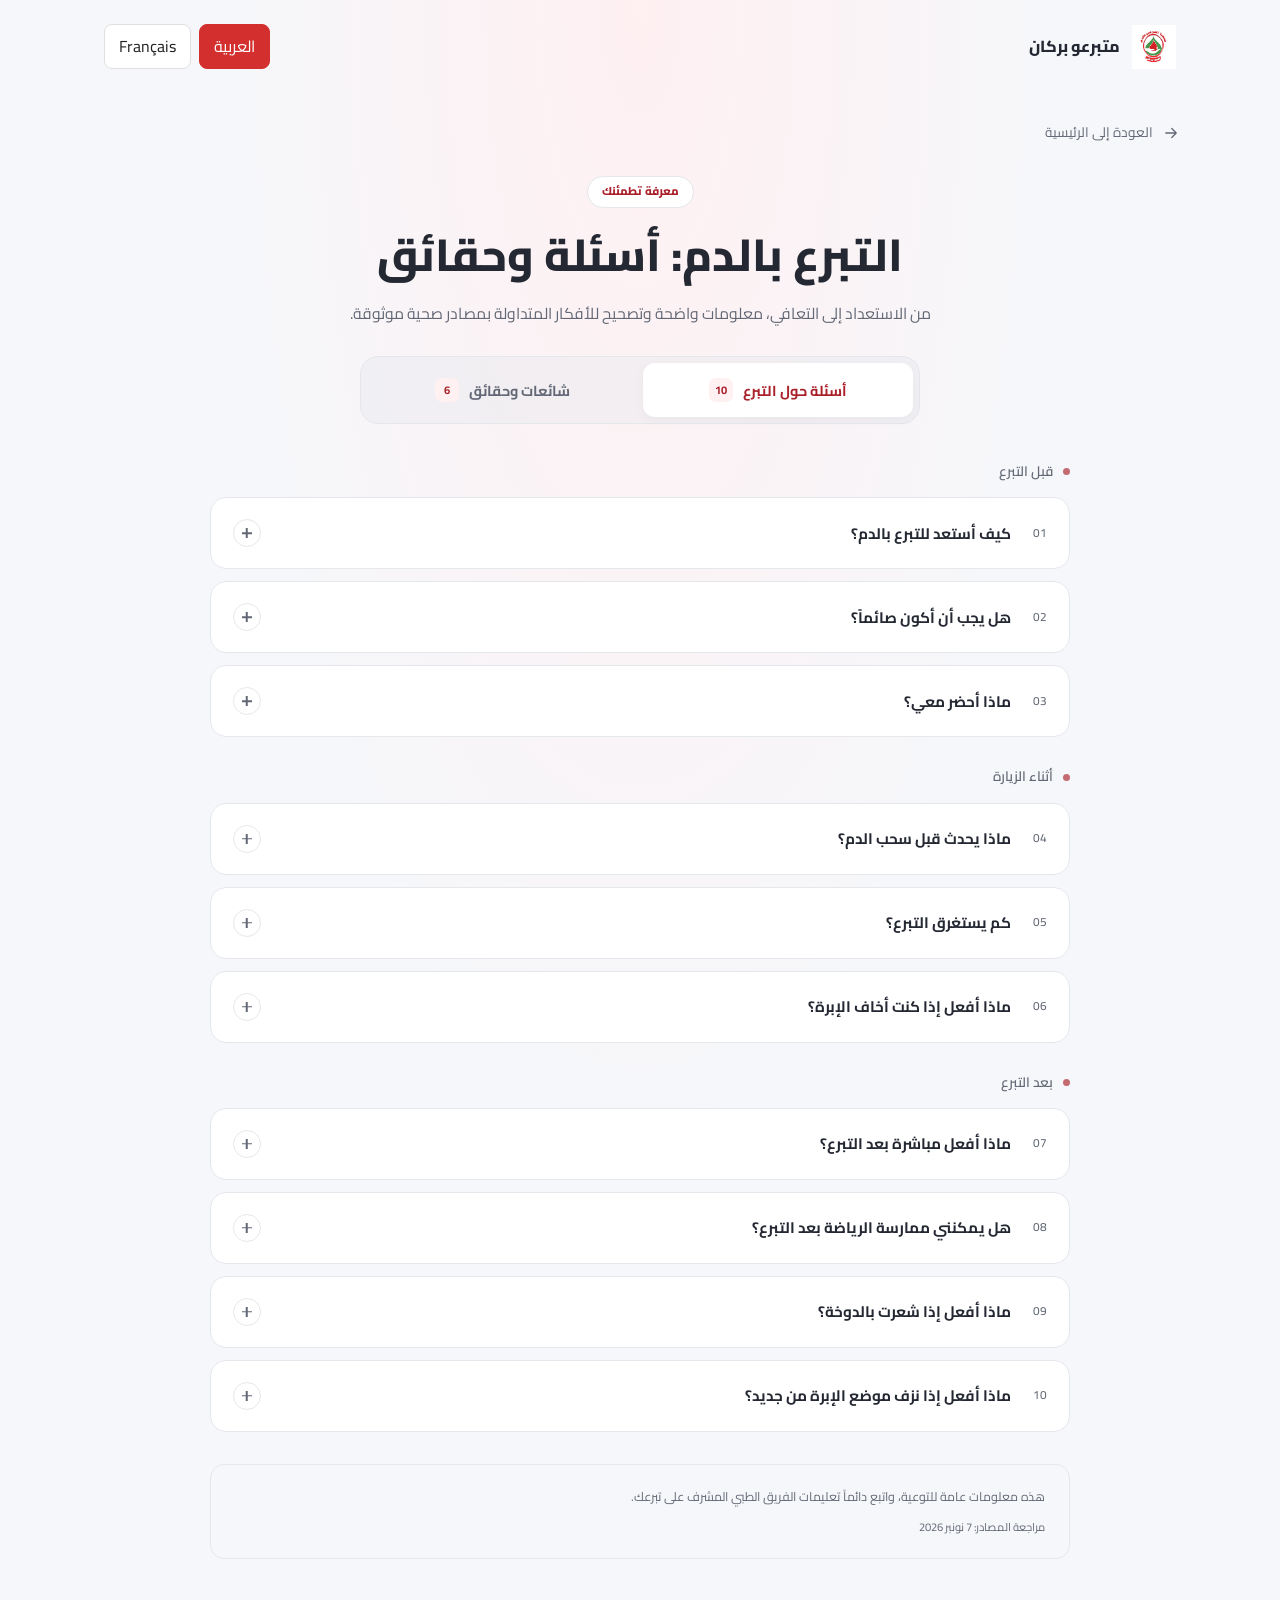
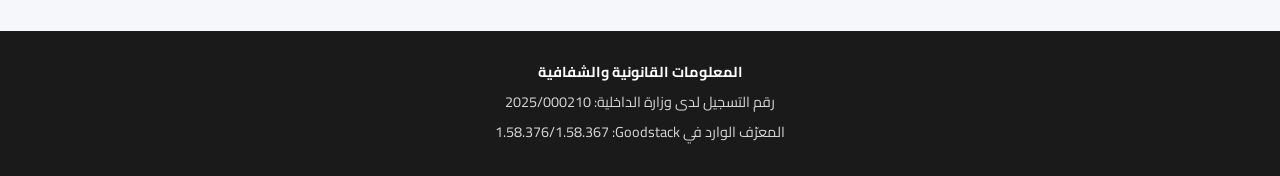
<file: blood-facts.html>
<!DOCTYPE html>
<html lang="ar" dir="rtl">
<head>
  <meta charset="UTF-8" />
  <meta name="viewport" content="width=device-width, initial-scale=1.0" />
  <meta name="description" content="الاستعداد للتبرع بالدم ومراحله والعناية بعده، مع توضيح الشائعات بمصادر صحية موثوقة." />
  <title>التبرع بالدم: أسئلة وحقائق | متبرعو بركان</title>
  <link rel="icon" type="image/png" href="assets/logo.png" />
  <link rel="preconnect" href="https://fonts.googleapis.com" />
  <link rel="preconnect" href="https://fonts.gstatic.com" crossorigin />
  <link href="https://fonts.googleapis.com/css2?family=Cairo:wght@400;600;700;800&family=Plus+Jakarta+Sans:wght@400;500;600;700;800&display=swap" rel="stylesheet" />
  <link rel="stylesheet" href="css/style.css" />
  <link rel="stylesheet" href="css/resources.css" />
  <link rel="stylesheet" href="css/faq.css" />
  <link rel="stylesheet" href="css/blood-facts.css" />
  <script src="js/i18n.js" defer></script>
  <script src="js/brand-logos.js" defer></script>
  <script src="js/resource-pages.js" defer></script>
  <script src="js/blood-facts.js" defer></script>
</head>
<body class="resource-page faq-page blood-facts-page">
  <header class="resource-page-header">
    <a class="resource-page-brand" href="index.html"><img src="assets/logo.png" alt="" width="44" height="44" /><span data-i18n="nav_logo_text">متبرعو بركان</span></a>
    <nav aria-label="Language / اللغة"><button type="button" data-lang="ar" lang="ar">العربية</button><button type="button" data-lang="fr" lang="fr">Français</button></nav>
  </header>
  <main class="faq-main">
    <a class="faq-back" href="donation.html#resources"><svg viewBox="0 0 24 24" width="18" height="18" fill="none" stroke="currentColor" stroke-width="1.7" stroke-linecap="round" stroke-linejoin="round" aria-hidden="true"><path d="M19 12H5m6-6-6 6 6 6" /></svg><span data-i18n="resources_back">العودة إلى الرئيسية</span></a>
    <div class="faq-intro facts-intro">
      <span class="faq-eyebrow" data-facts-text="eyebrow">معرفة تطمئنك</span>
      <h1 data-i18n="resources_facts_title">التبرع بالدم: أسئلة وحقائق</h1>
      <p data-facts-text="intro">من الاستعداد إلى التعافي، معلومات واضحة وتصحيح للأفكار المتداولة بمصادر صحية موثوقة.</p>
    </div>
    <div class="facts-tabs" role="tablist" aria-label="معلومات التبرع بالدم">
      <span class="facts-tab-indicator" aria-hidden="true"></span>
      <button type="button" id="facts-tab-questions" role="tab" aria-selected="true" aria-controls="facts-panel-questions" tabindex="0"><span data-facts-text="questionsTab">أسئلة حول التبرع</span><span class="facts-tab-count" aria-hidden="true">10</span></button>
      <button type="button" id="facts-tab-myths" role="tab" aria-selected="false" aria-controls="facts-panel-myths" tabindex="-1"><span data-facts-text="mythsTab">شائعات وحقائق</span><span class="facts-tab-count" aria-hidden="true">6</span></button>
    </div>
    <section class="facts-panel" id="facts-panel-questions" role="tabpanel" aria-labelledby="facts-tab-questions" tabindex="0">
      <div id="donation-questions"></div>
    </section>
    <section class="facts-panel" id="facts-panel-myths" role="tabpanel" aria-labelledby="facts-tab-myths" tabindex="0" hidden>
      <div id="donation-myths" class="facts-myth-grid"></div>
    </section>
    <div class="facts-guidance"><p data-facts-text="guidance">هذه معلومات عامة للتوعية، واتبع دائماً تعليمات الفريق الطبي المشرف على تبرعك.</p><p><span data-facts-text="reviewLabel">مراجعة المصادر:</span> <time datetime="2026-11-07" id="facts-review-date">7 نونبر 2026</time></p></div>
    <noscript><p class="faq-noscript">يرجى تفعيل JavaScript لعرض المحتوى. / Activez JavaScript pour consulter le contenu.</p></noscript>
  </main>
  <footer class="legal-resource-footer">
    <div class="legal-ar" lang="ar"><a href="legal.html">المعلومات القانونية والشفافية</a><p>رقم التسجيل لدى وزارة الداخلية: <bdi dir="ltr">2025/000210</bdi></p><p>المعرّف الوارد في Goodstack: <bdi dir="ltr">1.58.376/1.58.367</bdi></p></div>
    <div class="legal-fr" lang="fr"><a href="legal.html">Informations légales et transparence</a><p>Numéro d’enregistrement auprès du ministère de l’Intérieur : <bdi dir="ltr">2025/000210</bdi></p><p>Identifiant indiqué par Goodstack : <bdi dir="ltr">1.58.376/1.58.367</bdi></p></div>
  </footer>
</body>
</html>
</file>
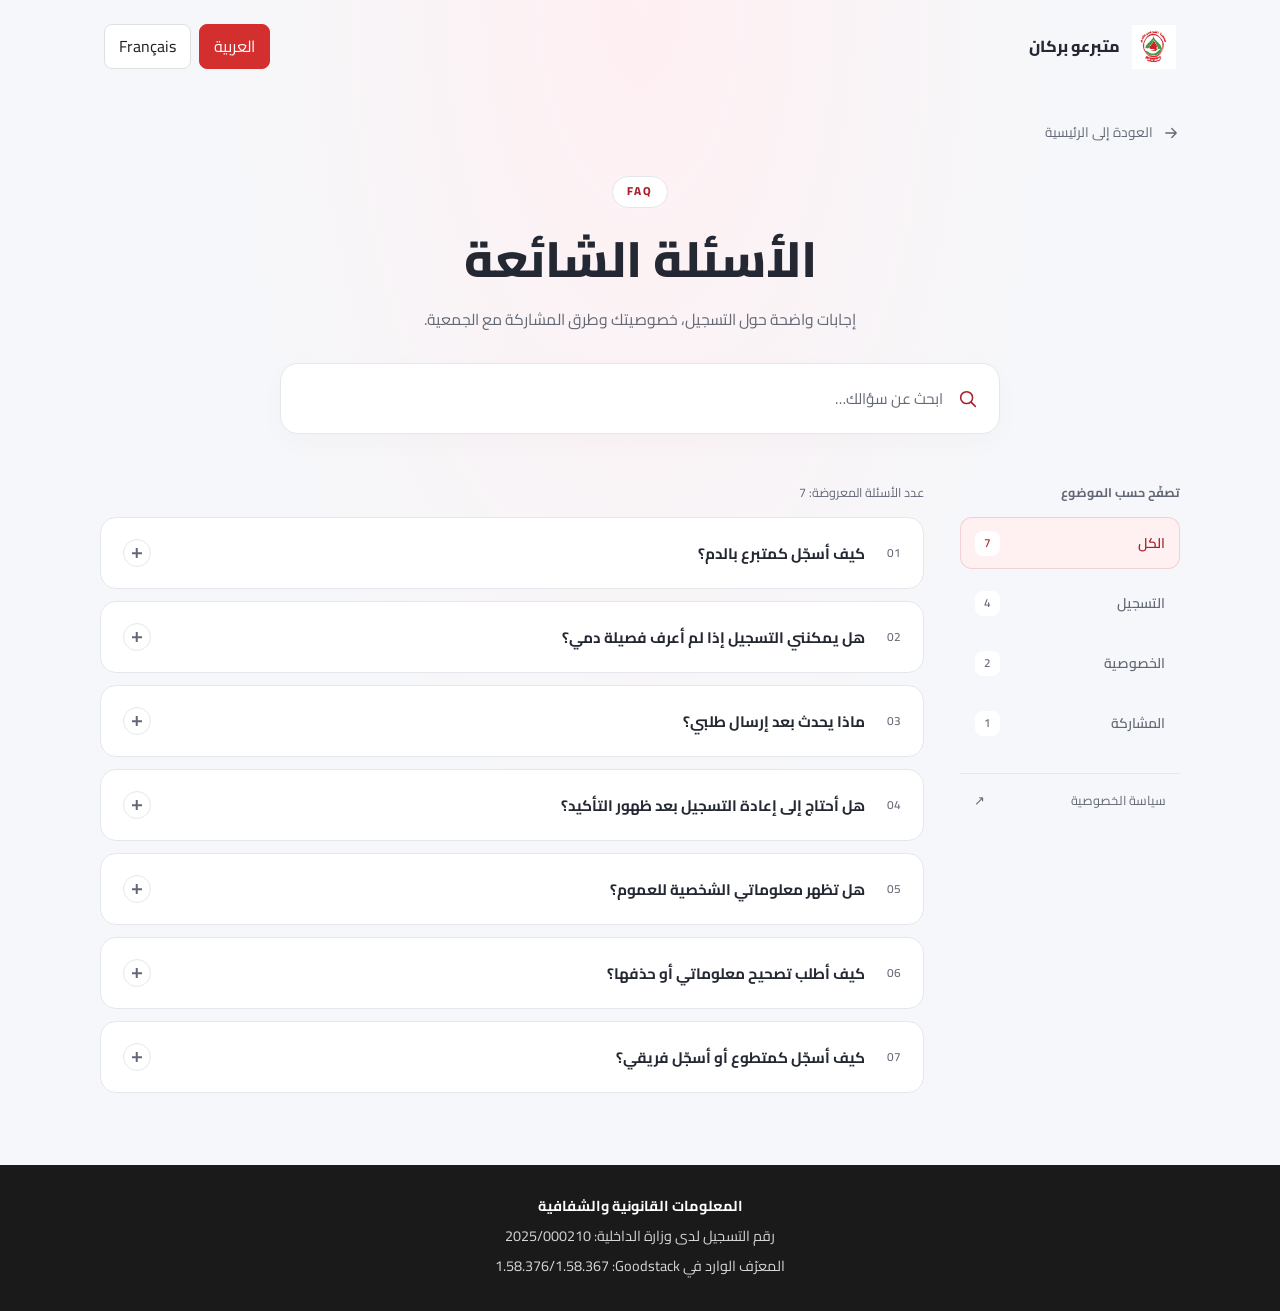
<file: faq.html>
<!DOCTYPE html>
<html lang="ar" dir="rtl">
<head>
  <meta charset="UTF-8" />
  <meta name="viewport" content="width=device-width, initial-scale=1.0" />
  <meta name="description" content="أجوبة حول التسجيل والخصوصية والمشاركة في موقع جمعية المتبرعين بالدم بإقليم بركان." />
  <title>الأسئلة الشائعة | متبرعو بركان</title>
  <link rel="icon" type="image/png" href="assets/logo.png" />
  <link rel="preconnect" href="https://fonts.googleapis.com" />
  <link rel="preconnect" href="https://fonts.gstatic.com" crossorigin />
  <link href="https://fonts.googleapis.com/css2?family=Cairo:wght@400;600;700;800&family=Plus+Jakarta+Sans:wght@400;500;600;700;800&display=swap" rel="stylesheet" />
  <link rel="stylesheet" href="css/style.css" />
  <link rel="stylesheet" href="css/resources.css" />
  <link rel="stylesheet" href="css/faq.css" />
  <script src="js/i18n.js" defer></script>
  <script src="js/brand-logos.js" defer></script>
  <script src="js/resource-pages.js" defer></script>
  <script src="js/faq.js" defer></script>
</head>
<body class="resource-page faq-page">
  <header class="resource-page-header">
    <a class="resource-page-brand" href="index.html"><img src="assets/logo.png" alt="" width="44" height="44" /><span data-i18n="nav_logo_text">متبرعو بركان</span></a>
    <nav aria-label="Language / اللغة"><button type="button" data-lang="ar" lang="ar">العربية</button><button type="button" data-lang="fr" lang="fr">Français</button></nav>
  </header>
  <main class="faq-main">
    <a class="faq-back" href="donation.html#resources"><svg viewBox="0 0 24 24" width="18" height="18" fill="none" stroke="currentColor" stroke-width="1.7" stroke-linecap="round" stroke-linejoin="round" aria-hidden="true"><path d="M19 12H5m6-6-6 6 6 6" /></svg><span data-i18n="resources_back">العودة إلى الرئيسية</span></a>
    <div class="faq-intro">
      <span class="faq-eyebrow">FAQ</span>
      <h1 data-i18n="resources_faq_title">الأسئلة الشائعة</h1>
      <p data-faq-text="intro">إجابات واضحة حول التسجيل، خصوصيتك وطرق المشاركة مع الجمعية.</p>
      <div class="faq-search-wrap" role="search">
        <label class="faq-sr-only" for="faq-search" data-faq-text="searchLabel">البحث في الأسئلة والأجوبة</label>
        <svg viewBox="0 0 24 24" width="22" height="22" fill="none" stroke="currentColor" stroke-width="1.7" stroke-linecap="round" aria-hidden="true"><circle cx="10.5" cy="10.5" r="6.5" /><path d="m16 16 4 4" /></svg>
        <input id="faq-search" type="search" maxlength="120" autocomplete="off" placeholder="ابحث عن سؤالك…" aria-controls="faq-list" />
      </div>
    </div>
    <div class="faq-layout">
      <aside class="faq-sidebar">
        <p class="faq-category-label" data-faq-text="browse">تصفّح حسب الموضوع</p>
        <nav class="faq-categories" id="faq-categories" aria-label="مواضيع الأسئلة الشائعة"></nav>
        <a class="faq-privacy-link" href="privacy.html"><span data-i18n="privacy_link">سياسة الخصوصية</span><span aria-hidden="true">↗</span></a>
      </aside>
      <div class="faq-results">
        <p id="faq-result-count" class="faq-result-count" role="status" aria-live="polite" aria-atomic="true"></p>
        <div id="faq-list" class="faq-list"></div>
        <div id="faq-empty" class="faq-empty" hidden>
          <h2 data-faq-text="emptyTitle">لم نعثر على سؤال مطابق</h2>
          <p data-faq-text="emptyDescription">جرّب كلمات أخرى أو اعرض جميع الأسئلة.</p>
          <button type="button" id="faq-reset" data-faq-text="reset">عرض جميع الأسئلة</button>
        </div>
      </div>
    </div>
    <noscript><p class="faq-noscript">يرجى تفعيل JavaScript لعرض الأسئلة والبحث فيها. / Activez JavaScript pour consulter les questions.</p></noscript>
  </main>
  <footer class="legal-resource-footer">
    <div class="legal-ar" lang="ar"><a href="legal.html">المعلومات القانونية والشفافية</a><p>رقم التسجيل لدى وزارة الداخلية: <bdi dir="ltr">2025/000210</bdi></p><p>المعرّف الوارد في Goodstack: <bdi dir="ltr">1.58.376/1.58.367</bdi></p></div>
    <div class="legal-fr" lang="fr"><a href="legal.html">Informations légales et transparence</a><p>Numéro d’enregistrement auprès du ministère de l’Intérieur : <bdi dir="ltr">2025/000210</bdi></p><p>Identifiant indiqué par Goodstack : <bdi dir="ltr">1.58.376/1.58.367</bdi></p></div>
  </footer>
</body>
</html>
</file>
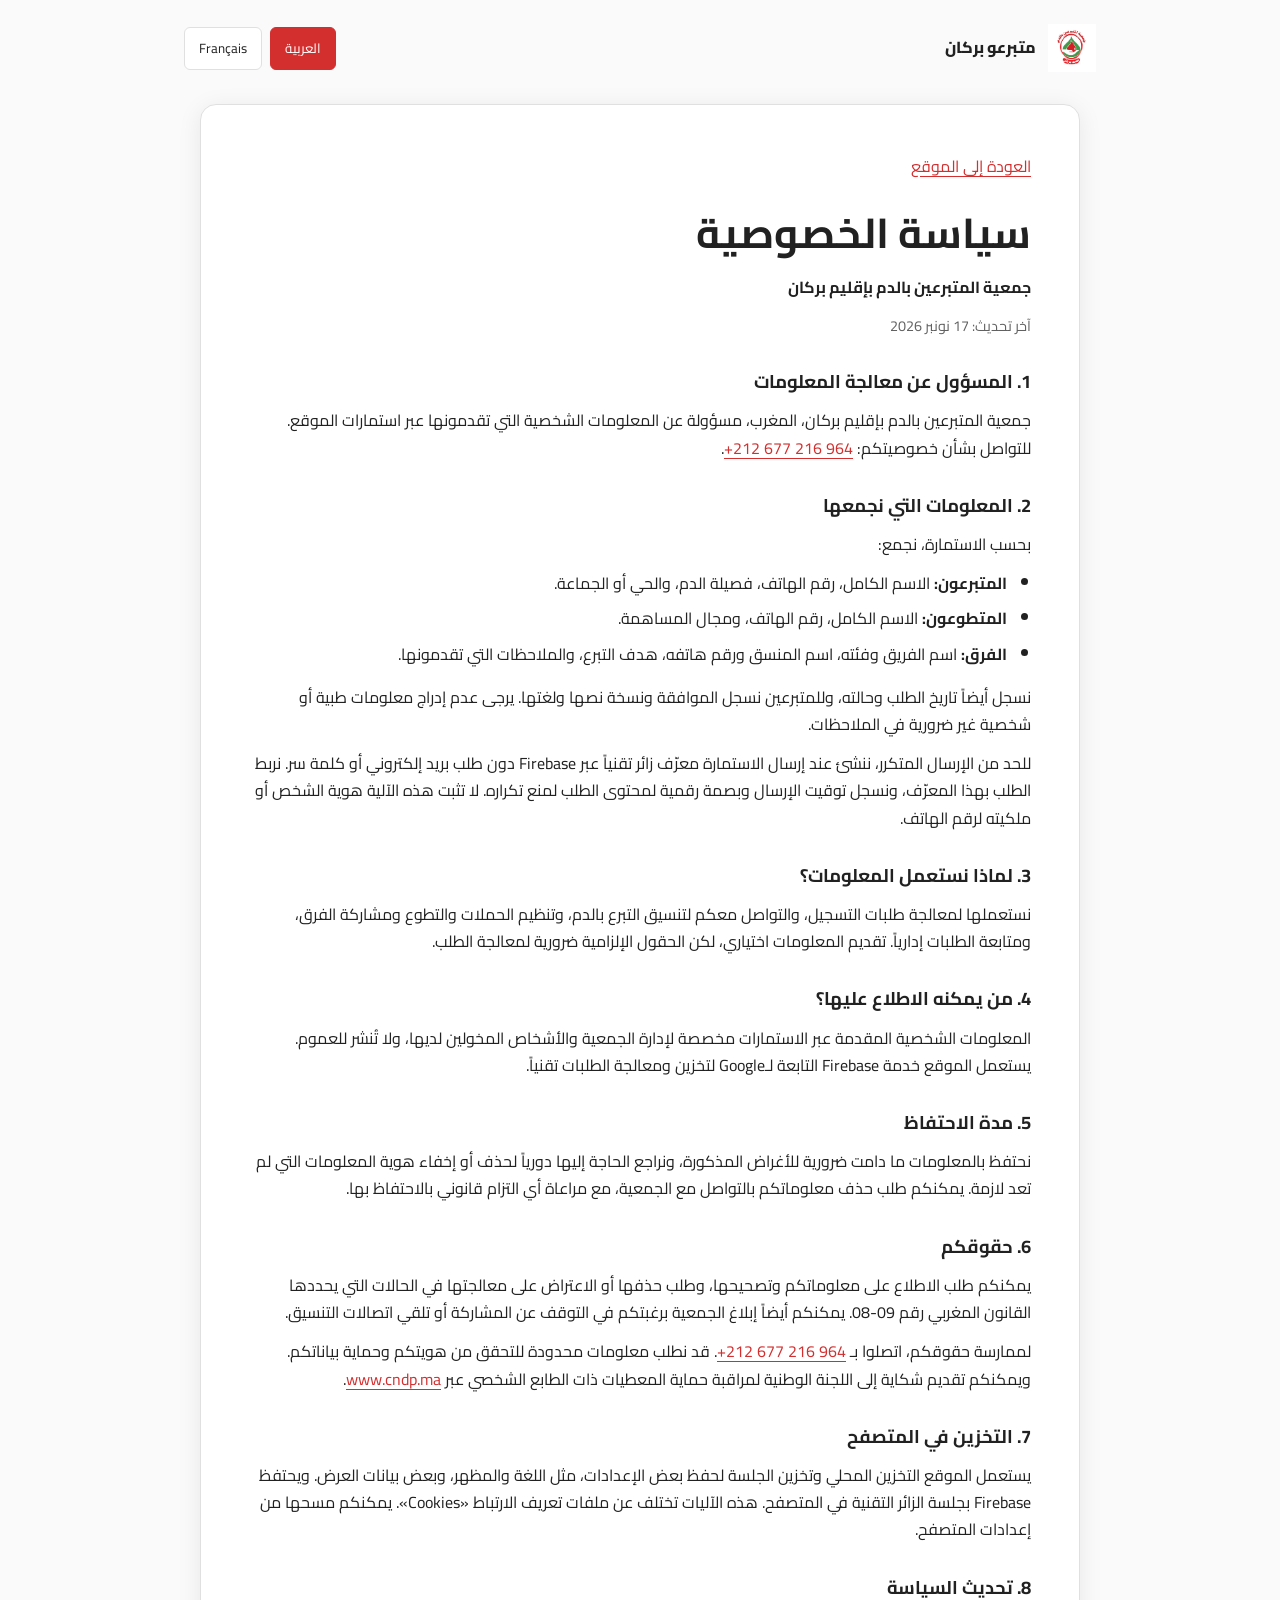
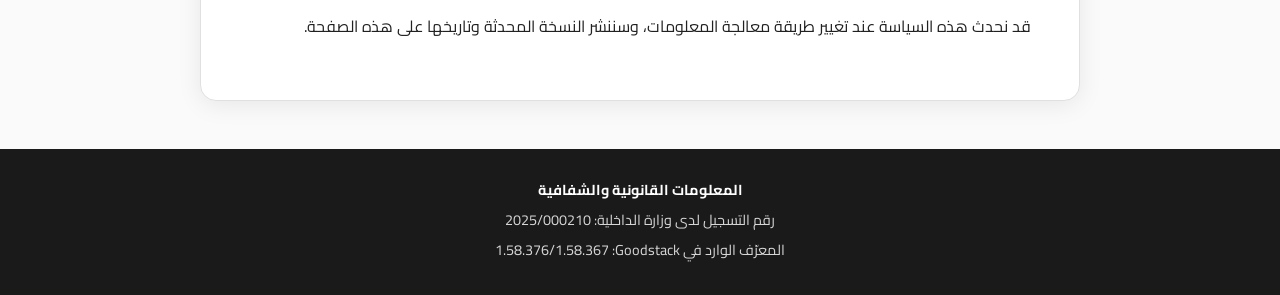
<file: privacy.html>
<!DOCTYPE html>
<html lang="ar" dir="rtl">
<head>
  <meta charset="UTF-8" />
  <meta name="viewport" content="width=device-width, initial-scale=1.0" />
  <meta name="description" content="سياسة الخصوصية لجمعية المتبرعين بالدم بإقليم بركان — Politique de confidentialité" />
  <title>سياسة الخصوصية | متبرعو بركان</title>
  <link rel="icon" type="image/png" href="assets/logo.png" />
  <link rel="preconnect" href="https://fonts.googleapis.com" />
  <link rel="preconnect" href="https://fonts.gstatic.com" crossorigin />
  <link href="https://fonts.googleapis.com/css2?family=Cairo:wght@400;600;700;800&family=Plus+Jakarta+Sans:wght@400;500;600;700&display=swap" rel="stylesheet" />
  <link rel="stylesheet" href="css/style.css" />
  <link rel="stylesheet" href="css/privacy.css" />
  <script src="js/i18n.js" defer></script>
  <script src="js/brand-logos.js" defer></script>
  <script src="js/privacy.js" defer></script>
</head>
<body class="privacy-page">
  <header class="privacy-header">
    <a class="privacy-brand" href="index.html"><img src="assets/logo.png" alt="" width="48" height="48" /><span data-i18n="nav_logo_text">متبرعو بركان</span></a>
    <nav aria-label="Language / اللغة"><button type="button" data-lang="ar" lang="ar">العربية</button><button type="button" data-lang="fr" lang="fr">Français</button></nav>
  </header>
  <main class="privacy-content">
    <a class="privacy-back" href="index.html" data-i18n="privacy_back">العودة إلى الموقع</a>
    <article lang="ar" dir="rtl" class="privacy-copy privacy-ar">
      <h1>سياسة الخصوصية</h1>
      <p class="privacy-association">جمعية المتبرعين بالدم بإقليم بركان</p>
      <p class="privacy-date">آخر تحديث: <time datetime="2026-11-17">17 نونبر 2026</time></p>
      <h2>1. المسؤول عن معالجة المعلومات</h2>
      <p>جمعية المتبرعين بالدم بإقليم بركان، المغرب، مسؤولة عن المعلومات الشخصية التي تقدمونها عبر استمارات الموقع. للتواصل بشأن خصوصيتكم: <a href="tel:+212677216964" dir="ltr">+212 677 216 964</a>.</p>
      <h2>2. المعلومات التي نجمعها</h2>
      <p>بحسب الاستمارة، نجمع:</p>
      <ul><li><strong>المتبرعون:</strong> الاسم الكامل، رقم الهاتف، فصيلة الدم، والحي أو الجماعة.</li><li><strong>المتطوعون:</strong> الاسم الكامل، رقم الهاتف، ومجال المساهمة.</li><li><strong>الفرق:</strong> اسم الفريق وفئته، اسم المنسق ورقم هاتفه، هدف التبرع، والملاحظات التي تقدمونها.</li></ul>
      <p>نسجل أيضاً تاريخ الطلب وحالته، وللمتبرعين نسجل الموافقة ونسخة نصها ولغتها. يرجى عدم إدراج معلومات طبية أو شخصية غير ضرورية في الملاحظات.</p>
      <p>للحد من الإرسال المتكرر، ننشئ عند إرسال الاستمارة معرّف زائر تقنياً عبر Firebase دون طلب بريد إلكتروني أو كلمة سر. نربط الطلب بهذا المعرّف، ونسجل توقيت الإرسال وبصمة رقمية لمحتوى الطلب لمنع تكراره. لا تثبت هذه الآلية هوية الشخص أو ملكيته لرقم الهاتف.</p>
      <h2>3. لماذا نستعمل المعلومات؟</h2>
      <p>نستعملها لمعالجة طلبات التسجيل، والتواصل معكم لتنسيق التبرع بالدم، وتنظيم الحملات والتطوع ومشاركة الفرق، ومتابعة الطلبات إدارياً. تقديم المعلومات اختياري، لكن الحقول الإلزامية ضرورية لمعالجة الطلب.</p>
      <h2>4. من يمكنه الاطلاع عليها؟</h2>
      <p>المعلومات الشخصية المقدمة عبر الاستمارات مخصصة لإدارة الجمعية والأشخاص المخولين لديها، ولا تُنشر للعموم. يستعمل الموقع خدمة Firebase التابعة لـGoogle لتخزين ومعالجة الطلبات تقنياً.</p>
      <h2>5. مدة الاحتفاظ</h2>
      <p>نحتفظ بالمعلومات ما دامت ضرورية للأغراض المذكورة، ونراجع الحاجة إليها دورياً لحذف أو إخفاء هوية المعلومات التي لم تعد لازمة. يمكنكم طلب حذف معلوماتكم بالتواصل مع الجمعية، مع مراعاة أي التزام قانوني بالاحتفاظ بها.</p>
      <h2>6. حقوقكم</h2>
      <p>يمكنكم طلب الاطلاع على معلوماتكم وتصحيحها، وطلب حذفها أو الاعتراض على معالجتها في الحالات التي يحددها القانون المغربي رقم 09-08. يمكنكم أيضاً إبلاغ الجمعية برغبتكم في التوقف عن المشاركة أو تلقي اتصالات التنسيق.</p>
      <p>لممارسة حقوقكم، اتصلوا بـ <a href="tel:+212677216964" dir="ltr">+212 677 216 964</a>. قد نطلب معلومات محدودة للتحقق من هويتكم وحماية بياناتكم. ويمكنكم تقديم شكاية إلى اللجنة الوطنية لمراقبة حماية المعطيات ذات الطابع الشخصي عبر <a href="https://www.cndp.ma/">www.cndp.ma</a>.</p>
      <h2>7. التخزين في المتصفح</h2>
      <p>يستعمل الموقع التخزين المحلي وتخزين الجلسة لحفظ بعض الإعدادات، مثل اللغة والمظهر، وبعض بيانات العرض. ويحتفظ Firebase بجلسة الزائر التقنية في المتصفح. هذه الآليات تختلف عن ملفات تعريف الارتباط «Cookies». يمكنكم مسحها من إعدادات المتصفح.</p>
      <h2>8. تحديث السياسة</h2>
      <p>قد نحدث هذه السياسة عند تغيير طريقة معالجة المعلومات، وسننشر النسخة المحدثة وتاريخها على هذه الصفحة.</p>
    </article>
    <article lang="fr" dir="ltr" class="privacy-copy privacy-fr">
      <h1>Politique de confidentialité</h1>
      <p class="privacy-association">Association des donneurs de sang de la province de Berkane</p>
      <p class="privacy-date">Dernière mise à jour : <time datetime="2026-11-17">17 novembre 2026</time></p>
      <h2>1. Responsable du traitement</h2>
      <p>L’Association des donneurs de sang de la province de Berkane, au Maroc, est responsable des données personnelles fournies dans les formulaires du site. Pour toute question concernant votre vie privée : <a href="tel:+212677216964">+212 677 216 964</a>.</p>
      <h2>2. Données collectées</h2>
      <p>Selon le formulaire, nous recueillons :</p>
      <ul><li><strong>Donneurs :</strong> nom complet, numéro de téléphone, groupe sanguin et quartier ou commune.</li><li><strong>Bénévoles :</strong> nom complet, numéro de téléphone et domaine de participation.</li><li><strong>Équipes :</strong> nom et catégorie de l’équipe, nom et téléphone du coordinateur, objectif de don et remarques fournies.</li></ul>
      <p>Nous enregistrons également la date et le statut de la demande ainsi que, pour les donneurs, le consentement, la version du texte et sa langue. Veuillez éviter d’inclure des informations médicales ou personnelles inutiles dans les remarques.</p>
      <p>Pour limiter les envois répétés, un identifiant technique de visiteur est créé via Firebase lors de l’envoi du formulaire, sans adresse e-mail ni mot de passe. La demande est liée à cet identifiant ; l’heure d’envoi et une empreinte numérique du contenu sont enregistrées pour détecter les doublons. Ce mécanisme ne vérifie ni l’identité de la personne ni la propriété du numéro de téléphone.</p>
      <h2>3. Finalités</h2>
      <p>Ces données servent à traiter les inscriptions, vous contacter pour coordonner les dons de sang, organiser les campagnes, le bénévolat et la participation des équipes, et assurer le suivi administratif des demandes. Leur communication est facultative, mais les champs obligatoires sont nécessaires au traitement de la demande.</p>
      <h2>4. Accès aux données</h2>
      <p>Les données personnelles transmises par les formulaires sont destinées à l’administration de l’association et aux personnes qu’elle habilite. Elles ne sont pas publiées. Le site utilise Firebase, un service de Google, pour le stockage et le traitement technique des demandes.</p>
      <h2>5. Durée de conservation</h2>
      <p>Nous conservons les données aussi longtemps qu’elles sont nécessaires aux finalités indiquées. Leur utilité est réexaminée périodiquement afin de supprimer ou d’anonymiser celles devenues inutiles. Vous pouvez demander leur suppression auprès de l’association, sous réserve d’une éventuelle obligation légale de conservation.</p>
      <h2>6. Vos droits</h2>
      <p>Vous pouvez demander l’accès à vos données et leur rectification, ainsi que leur suppression ou vous opposer à leur traitement dans les conditions prévues par la loi marocaine n° 09-08. Vous pouvez également informer l’association de votre souhait de ne plus participer ou de ne plus recevoir d’appels de coordination.</p>
      <p>Pour exercer vos droits, contactez le <a href="tel:+212677216964">+212 677 216 964</a>. Des informations limitées pourront être demandées pour vérifier votre identité et protéger vos données. Vous pouvez également adresser une réclamation à la Commission nationale de contrôle de la protection des données à caractère personnel sur <a href="https://www.cndp.ma/">www.cndp.ma</a>.</p>
      <h2>7. Stockage dans le navigateur</h2>
      <p>Le site utilise le stockage local et le stockage de session pour mémoriser certains réglages, comme la langue et le thème, ainsi que certaines données d’affichage. Firebase conserve aussi la session technique du visiteur dans le navigateur. Ces mécanismes sont distincts des cookies. Vous pouvez les effacer dans les paramètres de votre navigateur.</p>
      <h2>8. Mise à jour</h2>
      <p>Cette politique pourra évoluer si nos traitements changent. La version actualisée et sa date seront publiées sur cette page.</p>
    </article>
  </main>
  <footer class="legal-resource-footer">
    <div class="legal-ar" lang="ar"><a href="legal.html">المعلومات القانونية والشفافية</a><p>رقم التسجيل لدى وزارة الداخلية: <bdi dir="ltr">2025/000210</bdi></p><p>المعرّف الوارد في Goodstack: <bdi dir="ltr">1.58.376/1.58.367</bdi></p></div>
    <div class="legal-fr" lang="fr"><a href="legal.html">Informations légales et transparence</a><p>Numéro d’enregistrement auprès du ministère de l’Intérieur : <bdi dir="ltr">2025/000210</bdi></p><p>Identifiant indiqué par Goodstack : <bdi dir="ltr">1.58.376/1.58.367</bdi></p></div>
  </footer>
</body>
</html>
</file>
<file: css/style.css>
/* ============================
       CSS CUSTOM PROPERTIES
    ============================ */
    :root {
      --primary: #D32F2F;
      --primary-dark: #B71C1C;
      --primary-light: #FFCDD2;
      --secondary: #1565C0;
      --accent: #FF6F00;
      --bg: #FAFAFA;
      --bg-card: #FFFFFF;
      --bg-glass: rgba(255,255,255,0.72);
      --text: #212121;
      --text-secondary: #616161;
      --text-light: #9E9E9E;
      --border: #E0E0E0;
      --shadow: 0 4px 24px rgba(0,0,0,0.08);
      --shadow-lg: 0 12px 48px rgba(0,0,0,0.12);
      --radius: 16px;
      --radius-sm: 10px;
      --radius-xs: 6px;
      --font-ar: 'Cairo', sans-serif;
      --font-fr: 'Plus Jakarta Sans', sans-serif;
      --font: var(--font-ar);
      --transition: 0.3s cubic-bezier(0.4, 0, 0.2, 1);
      --navbar-h: 72px;
      --emergency-h: 48px;
      --gradient-hero: linear-gradient(135deg, #D32F2F 0%, #B71C1C 50%, #880E4F 100%);
      --gradient-warm: linear-gradient(135deg, #ff6b6b, #ee5a24);
      --spotlight-size: 300px;
    }

    [data-theme="dark"] {
      --bg: #121212;
      --bg-card: #1E1E1E;
      --bg-glass: rgba(30,30,30,0.85);
      --text: #E0E0E0;
      --text-secondary: #BDBDBD;
      --text-light: #757575;
      --border: #333333;
      --shadow: 0 4px 24px rgba(0,0,0,0.3);
      --shadow-lg: 0 12px 48px rgba(0,0,0,0.5);
      --primary-light: #4E1A1A;
    }

    [lang="fr"] { --font: var(--font-fr); }

    /* ============================
       RESET & BASE
    ============================ */
    *, *::before, *::after {
      margin: 0;
      padding: 0;
      box-sizing: border-box;
    }

    html {
      scroll-behavior: smooth;
      scroll-padding-top: calc(var(--navbar-h) + 20px);
      overflow-x: hidden;
      width: 100%;
      max-width: 100%;
    }

    body {
      font-family: var(--font);
      background: var(--bg);
      color: var(--text);
      line-height: 1.7;
      overflow-x: hidden;
      width: 100%;
      max-width: 100%;
      transition: background var(--transition), color var(--transition);
    }

    main {
      overflow-x: hidden;
      width: 100%;
      max-width: 100%;
    }

    @keyframes skeletonShimmer {
      0% {
        background-position: -200% 0;
      }
      100% {
        background-position: 200% 0;
      }
    }

    a { color: inherit; text-decoration: none; }
    img { max-width: 100%; display: block; }
    button { cursor: pointer; font-family: inherit; }
    ul { list-style: none; }
    input, select, textarea { font-family: inherit; }

    .container {
      max-width: 1200px;
      margin: 0 auto;
      padding: 0 24px;
    }

    .section-padding {
      padding: 100px 0;
    }

    .section-title {
      font-size: clamp(1.8rem, 4vw, 2.8rem);
      font-weight: 800;
      text-align: center;
      margin-bottom: 12px;
      color: var(--text);
    }

    .section-subtitle {
      text-align: center;
      color: var(--text-secondary);
      font-size: 1.1rem;
      max-width: 600px;
      margin: 0 auto 48px;
    }

    @media (min-width: 992px) {
      #partners .section-subtitle,
      html[lang="ar"] #teams-leaderboard .section-subtitle,
      html[lang="ar"] #recovery-simulator .section-subtitle {
        max-width: none;
        white-space: nowrap;
      }
    }

    /* ============================
       EMERGENCY BANNER
    ============================ */
    #emergency-bar {
      background: linear-gradient(90deg, #D32F2F, #F44336, #D32F2F);
      background-size: 200% 100%;
      animation: emergencyPulse 3s ease infinite;
      color: #fff;
      padding: 12px 24px;
      text-align: center;
      font-weight: 600;
      font-size: 0.95rem;
      position: relative;
      z-index: 1001;
      display: flex;
      align-items: center;
      justify-content: center;
      gap: 12px;
      transition: transform 0.4s ease, opacity 0.4s ease;
    }

    #emergency-bar.dismissed {
      transform: translateY(-100%);
      opacity: 0;
      pointer-events: none;
      height: 0;
      padding: 0;
      overflow: hidden;
    }

    @keyframes emergencyPulse {
      0%, 100% { background-position: 0% 50%; }
      50% { background-position: 100% 50%; }
    }

    #emergency-close {
      background: rgba(255,255,255,0.2);
      border: none;
      color: #fff;
      width: 28px;
      height: 28px;
      border-radius: 50%;
      font-size: 1.1rem;
      display: flex;
      align-items: center;
      justify-content: center;
      flex-shrink: 0;
      transition: background var(--transition);
    }

    #emergency-close:hover { background: rgba(255,255,255,0.4); }

    /* ============================
       NAVBAR
    ============================ */
    #navbar {
      position: sticky;
      top: 0;
      z-index: 1000;
      background: var(--bg-glass);
      backdrop-filter: blur(20px);
      -webkit-backdrop-filter: blur(20px);
      border-bottom: 1px solid var(--border);
      transition: all var(--transition);
      height: var(--navbar-h);
      width: 100%;
      display: flex;
      align-items: center;
    }

    #navbar.scrolled {
      box-shadow: var(--shadow);
    }

    .nav-inner {
      display: flex;
      align-items: center;
      justify-content: space-between;
      width: 100%;
      max-width: 1200px;
      margin: 0 auto;
      height: 100%;
      gap: 12px;
      box-sizing: border-box;
    }

    .nav-logo {
      display: flex;
      align-items: center;
      gap: 8px;
      min-width: max-content;
      flex-shrink: 0;
      white-space: nowrap;
      font-weight: 800;
      font-size: 1.15rem;
      color: var(--primary);
    }

    .nav-logo span {
      white-space: nowrap;
      flex-shrink: 0;
    }

    .nav-logo img {
      width: 44px;
      height: 44px;
      object-fit: contain;
      border-radius: 50%;
      background: #ffffff;
      padding: 2px;
      box-shadow: 0 2px 10px rgba(0,0,0,0.12);
      transition: transform var(--transition);
      flex-shrink: 0;
    }

    .nav-logo:hover img {
      transform: scale(1.08);
    }

    #nav-links {
      display: flex;
      align-items: center;
      gap: 6px;
      flex: 1;
      justify-content: center;
      min-width: 0;
    }

    #nav-links a {
      padding: 6px 11px;
      border-radius: var(--radius-xs);
      font-weight: 600;
      font-size: 0.88rem;
      color: var(--text-secondary);
      transition: all var(--transition);
      white-space: nowrap;
      text-decoration: none;
    }

    #nav-links a:hover {
      color: var(--primary);
      background: var(--primary-light);
    }

    /* ============================
       NAVBAR "PLUS" DROPDOWN MENU
    ============================ */
    .nav-dropdown {
      position: relative;
      display: inline-flex;
      align-items: center;
    }

    .nav-dropdown-toggle {
      background: transparent;
      border: none;
      cursor: pointer;
      padding: 6px 11px;
      border-radius: var(--radius-xs);
      font-family: inherit;
      font-size: 0.88rem;
      font-weight: 600;
      color: var(--text-secondary);
      display: inline-flex;
      align-items: center;
      gap: 5px;
      transition: all var(--transition);
      white-space: nowrap;
      user-select: none;
    }

    .nav-dropdown-toggle:hover,
    .nav-dropdown:hover .nav-dropdown-toggle,
    .nav-dropdown.open .nav-dropdown-toggle {
      color: var(--primary);
      background: var(--primary-light);
    }

    .dropdown-caret {
      font-size: 0.72rem;
      transition: transform 0.25s ease;
      display: inline-block;
      line-height: 1;
      opacity: 0.8;
    }

    .nav-dropdown:hover .dropdown-caret,
    .nav-dropdown.open .dropdown-caret {
      transform: rotate(180deg);
    }

    .nav-dropdown-menu {
      position: absolute;
      top: calc(100% + 8px);
      inset-inline-start: 0;
      min-width: 200px;
      background: var(--bg-card);
      border: 1px solid var(--border);
      border-radius: var(--radius-sm, 12px);
      box-shadow: 0 12px 30px rgba(0, 0, 0, 0.18);
      padding: 8px;
      display: flex;
      flex-direction: column;
      gap: 3px;
      z-index: 1050;
      opacity: 0;
      visibility: hidden;
      transform: translateY(-8px);
      transition: opacity 0.22s ease, transform 0.22s ease, visibility 0.22s ease;
      backdrop-filter: blur(20px);
      -webkit-backdrop-filter: blur(20px);
      pointer-events: none;
    }

    /* Directional Alignment */
    [dir="rtl"] .nav-dropdown-menu,
    html[dir="rtl"] .nav-dropdown-menu,
    html[lang="ar"] .nav-dropdown-menu {
      inset-inline-start: 0;
      right: 0;
      left: auto;
      text-align: right;
    }

    [dir="ltr"] .nav-dropdown-menu,
    html[dir="ltr"] .nav-dropdown-menu,
    html[lang="fr"] .nav-dropdown-menu {
      inset-inline-start: 0;
      left: 0;
      right: auto;
      text-align: left;
    }

    /* Trigger on hover or on click/open */
    .nav-dropdown:hover .nav-dropdown-menu,
    .nav-dropdown.open .nav-dropdown-menu {
      opacity: 1;
      visibility: visible;
      transform: translateY(0);
      pointer-events: auto;
    }

    .nav-dropdown-menu a {
      padding: 9px 14px !important;
      border-radius: var(--radius-xs, 6px) !important;
      font-size: 0.86rem !important;
      font-weight: 500 !important;
      color: var(--text) !important;
      text-decoration: none;
      transition: all var(--transition);
      display: block !important;
      width: 100%;
      box-sizing: border-box;
      white-space: nowrap;
    }

    .nav-dropdown-menu a:hover {
      background: var(--primary-light) !important;
      color: var(--primary) !important;
      transform: none !important;
    }

    .nav-actions {
      display: flex;
      align-items: center;
      gap: 8px;
      flex-shrink: 0;
    }

    /* French / LTR Specific Navbar Rules (Generous & Anti-collision) */
    html[dir="ltr"] #navbar,
    [dir="ltr"] #navbar,
    html[lang="fr"] #navbar {
      direction: ltr;
    }

    html[dir="ltr"] .nav-inner,
    [dir="ltr"] .nav-inner,
    html[lang="fr"] .nav-inner {
      direction: ltr;
      justify-content: space-between;
    }

    html[dir="ltr"] .nav-logo,
    [dir="ltr"] .nav-logo,
    html[lang="fr"] .nav-logo {
      display: flex;
      align-items: center;
      gap: 8px;
      min-width: max-content;
      white-space: nowrap;
      flex-shrink: 0;
    }

    html[dir="ltr"] #nav-links,
    [dir="ltr"] #nav-links,
    html[lang="fr"] #nav-links {
      gap: 6px;
    }

    html[dir="ltr"] #nav-links a,
    [dir="ltr"] #nav-links a,
    html[lang="fr"] #nav-links a,
    html[dir="ltr"] .nav-dropdown-toggle,
    html[lang="fr"] .nav-dropdown-toggle {
      font-size: 0.86rem;
      padding: 6px 10px;
      white-space: nowrap;
    }

    html[dir="ltr"] .nav-actions,
    [dir="ltr"] .nav-actions,
    html[lang="fr"] .nav-actions {
      gap: 8px;
      flex-shrink: 0;
    }

    .lang-switcher {
      display: inline-flex;
      align-items: center;
      border-radius: 50px;
      border: 1px solid var(--border);
      background: var(--bg-card);
      padding: 3px;
      gap: 2px;
      height: 40px;
      box-sizing: border-box;
      flex-shrink: 0;
      overflow: hidden;
      box-shadow: 0 1px 3px rgba(0, 0, 0, 0.05);
    }

    .lang-btn {
      height: 100%;
      padding: 0 14px;
      border: none;
      background: transparent;
      font-weight: 700;
      font-size: 0.82rem;
      color: var(--text-secondary);
      border-radius: 50px;
      cursor: pointer;
      display: inline-flex;
      align-items: center;
      justify-content: center;
      white-space: nowrap;
      flex-shrink: 0;
      line-height: 1;
      transition: all var(--transition);
      user-select: none;
      box-sizing: border-box;
    }

    .lang-btn:hover:not(.active) {
      color: var(--primary);
      background: var(--primary-light);
    }

    .lang-btn.active {
      background: var(--primary);
      color: #ffffff;
      box-shadow: 0 2px 6px rgba(220, 38, 38, 0.25);
    }

    #theme-toggle {
      background: var(--bg-card);
      border: 1px solid var(--border);
      width: 40px;
      min-width: 40px;
      max-width: 40px;
      height: 40px;
      min-height: 40px;
      max-height: 40px;
      border-radius: 50%;
      font-size: 1.15rem;
      display: inline-flex;
      align-items: center;
      justify-content: center;
      transition: all var(--transition);
      color: var(--text);
      cursor: pointer;
      flex-shrink: 0;
      padding: 0;
      box-sizing: border-box;
      box-shadow: 0 1px 3px rgba(0, 0, 0, 0.05);
    }

    #theme-toggle:hover {
      border-color: var(--primary);
      color: var(--primary);
      background: var(--primary-light);
      transform: scale(1.05);
    }

    /* Skiper UI ThemeToggleButton3, adapted to CSS; inspired by toggles.dev. */
    #theme-toggle .theme-icon { width: 24px; height: 24px; display: block; flex-shrink: 0; }
    #theme-toggle .theme-clip { transform: translate(0, 0); transition: transform .35s ease-in-out; }
    #theme-toggle .theme-disc { r: 8; transition: r .35s ease-in-out; }
    #theme-toggle .theme-rays { transform-origin: 16px 16px; transform: scale(1); opacity: 1; transition: transform .35s ease-in-out, opacity .35s ease-in-out; }
    #theme-toggle[aria-pressed="true"] .theme-clip { transform: translate(-11px, 14px); }
    #theme-toggle[aria-pressed="true"] .theme-disc { r: 10; }
    #theme-toggle[aria-pressed="true"] .theme-rays { transform: scale(.5); opacity: 0; }
    #theme-toggle:active { transform: scale(.95); }
    #theme-toggle:focus-visible { outline: 3px solid var(--secondary); outline-offset: 4px; }
    @media (prefers-reduced-motion: reduce) {
      #theme-toggle, #theme-toggle .theme-clip, #theme-toggle .theme-disc, #theme-toggle .theme-rays { transition: none; }
    }

    .cta-nav {
      background: var(--primary);
      color: #fff !important;
      padding: 8px 18px !important;
      border-radius: 50px !important;
      font-weight: 700 !important;
      font-size: 0.88rem !important;
      white-space: nowrap;
      border: none;
      display: inline-block;
      text-decoration: none;
      flex-shrink: 0;
      animation: ctaPulse 2s ease-in-out infinite;
      cursor: pointer;
      transition: background var(--transition), transform var(--transition), box-shadow var(--transition);
    }

    .cta-nav:hover {
      background: var(--primary-dark) !important;
      transform: translateY(-1px) scale(1.03);
    }

    @keyframes ctaPulse {
      0%, 100% { box-shadow: 0 0 0 0 rgba(211, 47, 47, 0.4); }
      50% { box-shadow: 0 0 0 12px rgba(211, 47, 47, 0); }
    }

    #menu-toggle {
      display: none;
      background: var(--bg-card);
      border: 1px solid var(--border);
      width: 40px;
      min-width: 40px;
      height: 40px;
      border-radius: var(--radius-xs);
      flex-direction: column;
      align-items: center;
      justify-content: center;
      gap: 5px;
      cursor: pointer;
      flex-shrink: 0;
      padding: 0;
      box-sizing: border-box;
    }

    #menu-toggle span {
      width: 22px;
      height: 2.5px;
      background: var(--text);
      border-radius: 2px;
      transition: all var(--transition);
    }

    /* ============================
       HERO SECTION
    ============================ */
    #hero {
      background: var(--gradient-hero);
      min-height: 85vh;
      display: flex;
      align-items: center;
      position: relative;
      overflow: hidden;
      padding: 80px 0;
    }

    #hero::before {
      content: '';
      position: absolute;
      inset: 0;
      background: url("data:image/svg+xml,%3Csvg width='60' height='60' xmlns='http://www.w3.org/2000/svg'%3E%3Cpath d='M30 5c-5 0-10 8-10 18s10 22 10 22 10-12 10-22S35 5 30 5z' fill='rgba(255,255,255,0.03)'/%3E%3C/svg%3E");
      background-size: 60px 60px;
      pointer-events: none;
    }

    /* 2-Column Side-by-Side Hero Container */
    #hero > #hero-waves {
      position: absolute;
      inset: 0;
      z-index: 0;
      opacity: .9;
      overflow: hidden;
      pointer-events: none;
    }

    #hero-waves canvas { display: block; }

    /* Retain the existing hero palette behind the text, in both themes. */
    #hero-waves::after {
      content: '';
      position: absolute;
      inset: 0;
      z-index: 1;
      background: var(--section-hero);
      -webkit-mask-image: linear-gradient(270deg, rgba(0, 0, 0, .85), rgba(0, 0, 0, .32));
      mask-image: linear-gradient(270deg, rgba(0, 0, 0, .85), rgba(0, 0, 0, .32));
      pointer-events: none;
    }

    @media (prefers-reduced-motion: reduce) {
      #hero > #hero-waves { display: none; }
    }

    #hero .container,
    .hero-container {
      position: relative;
      z-index: 2;
      color: #fff;
      display: grid;
      grid-template-columns: minmax(0, 1fr) minmax(0, 1.15fr);
      align-items: center;
      gap: 48px;
      width: 100%;
      max-width: 1280px;
      margin: 0 auto;
    }

    /* Column 1: Hero Text, Subtitle, and Buttons */
    .hero-text-col {
      display: flex;
      flex-direction: column;
      align-items: flex-start;
      text-align: start;
      min-width: 0;
    }

    .hero-badge {
      display: inline-flex;
      align-items: center;
      gap: 12px;
      background: rgba(255, 255, 255, 0.18);
      backdrop-filter: blur(12px);
      -webkit-backdrop-filter: blur(12px);
      padding: 10px 22px;
      border-radius: 50px;
      font-size: 1.1rem;
      font-weight: 700;
      margin-bottom: 24px;
      border: 1px solid rgba(255, 255, 255, 0.25);
      box-shadow: 0 4px 18px rgba(0, 0, 0, 0.15);
    }

    .hero-badge img {
      width: 32px;
      height: 32px;
      object-fit: contain;
      border-radius: 50%;
      background: #ffffff;
      padding: 2px;
      flex-shrink: 0;
    }

    .hero-title {
      font-size: clamp(2.1rem, 4.2vw, 3.8rem);
      font-weight: 900;
      line-height: 1.25;
      margin-bottom: 20px;
      text-shadow: 0 4px 20px rgba(0,0,0,0.3);
    }

    .hero-subtitle {
      font-size: 1.2rem;
      opacity: 0.95;
      max-width: 620px;
      margin: 0 0 36px 0;
      line-height: 1.85;
      font-weight: 500;
      text-shadow: 0 2px 10px rgba(0, 0, 0, 0.2);
    }

    .hero-buttons {
      display: flex;
      gap: 16px;
      justify-content: flex-start;
      flex-wrap: wrap;
    }

    /* Directional Specificity: Arabic (RTL) vs French (LTR) */
    [dir="rtl"] .hero-container,
    html[dir="rtl"] .hero-container,
    html[lang="ar"] .hero-container {
      direction: rtl;
    }

    [dir="rtl"] .hero-text-col,
    html[dir="rtl"] .hero-text-col,
    html[lang="ar"] .hero-text-col {
      text-align: right;
      align-items: flex-start;
    }

    [dir="rtl"] .hero-buttons,
    html[dir="rtl"] .hero-buttons,
    html[lang="ar"] .hero-buttons {
      justify-content: flex-start;
    }

    [dir="ltr"] .hero-container,
    html[dir="ltr"] .hero-container,
    html[lang="fr"] .hero-container {
      direction: ltr;
    }

    [dir="ltr"] .hero-text-col,
    html[dir="ltr"] .hero-text-col,
    html[lang="fr"] .hero-text-col {
      text-align: left;
      align-items: flex-start;
    }

    [dir="ltr"] .hero-buttons,
    html[dir="ltr"] .hero-buttons,
    html[lang="fr"] .hero-buttons {
      justify-content: flex-start;
    }

    /* ============================
       COLUMN 2: HERO IMAGE SLIDER
       Strict Rule: Zero Dummy/Placeholder Images
    ============================ */
    .hero-slider {
      position: relative;
      width: 100%;
      max-width: 580px;
      min-height: 360px;
      aspect-ratio: 16 / 10;
      border-radius: 20px;
      overflow: hidden;
      box-shadow: 0 24px 55px rgba(0, 0, 0, 0.4);
      border: 1px solid rgba(255, 255, 255, 0.2);
      background: rgba(0, 0, 0, 0.18);
      display: flex;
      align-items: center;
      justify-content: center;
      margin: 0 auto;
    }

    /* Clean Empty State: NO dummy or placeholder images */
    .hero-slider:empty,
    .hero-slider.is-empty {
      background: rgba(255, 255, 255, 0.08);
      border: 2px dashed rgba(255, 255, 255, 0.3);
      backdrop-filter: blur(12px);
      -webkit-backdrop-filter: blur(12px);
      box-shadow: none;
      min-height: 360px;
    }

    .hero-slider:empty::before,
    .hero-slider.is-empty::before {
      content: 'أنشطة وحملات جمعية المتبرعين بالدم بركان';
      color: rgba(255, 255, 255, 0.85);
      font-size: 1rem;
      font-weight: 700;
      padding: 24px;
      text-align: center;
      line-height: 1.6;
    }

    [dir="ltr"] .hero-slider:empty::before,
    html[lang="fr"] .hero-slider:empty::before,
    [dir="ltr"] .hero-slider.is-empty::before,
    html[lang="fr"] .hero-slider.is-empty::before {
      content: "Activités de l'Association des Donneurs de Sang de Berkane";
    }

    /* Track and Slides */
    .hero-slider-track {
      position: relative;
      width: 100%;
      height: 100%;
      overflow: hidden;
    }

    .hero-slide {
      position: absolute;
      inset: 0;
      width: 100%;
      height: 100%;
      opacity: 0;
      visibility: hidden;
      transition: opacity 0.65s cubic-bezier(0.4, 0, 0.2, 1), transform 0.65s cubic-bezier(0.4, 0, 0.2, 1);
      transform: scale(1.03);
      z-index: 1;
    }

    .hero-slide.active {
      opacity: 1;
      visibility: visible;
      transform: scale(1);
      z-index: 2;
    }

    .hero-slide img {
      width: 100%;
      height: 100%;
      aspect-ratio: 16 / 10;
      object-fit: cover;
      display: block;
      border-radius: 20px;
      background: linear-gradient(90deg, rgba(0, 0, 0, 0.08) 25%, rgba(0, 0, 0, 0.15) 37%, rgba(0, 0, 0, 0.08) 63%);
      background-size: 200% 100%;
    }

    .hero-slide-caption {
      position: absolute;
      bottom: 0;
      inset-inline-start: 0;
      inset-inline-end: 0;
      background: linear-gradient(to top, rgba(0, 0, 0, 0.85) 0%, rgba(0, 0, 0, 0.4) 60%, transparent 100%);
      color: #ffffff;
      padding: 30px 24px 20px;
      font-size: 0.95rem;
      font-weight: 600;
      line-height: 1.5;
      text-align: start;
      z-index: 3;
    }

    .hero-slide-caption:empty {
      display: none !important;
    }

    /* Slider Arrows (Populated dynamically only when admin images exist) */
    .hero-slider-arrow {
      position: absolute;
      top: 50%;
      transform: translateY(-50%);
      z-index: 10;
      width: 44px;
      height: 44px;
      border-radius: 50%;
      background: rgba(0, 0, 0, 0.45);
      border: 1px solid rgba(255, 255, 255, 0.3);
      color: #ffffff;
      display: inline-flex;
      align-items: center;
      justify-content: center;
      cursor: pointer;
      backdrop-filter: blur(8px);
      -webkit-backdrop-filter: blur(8px);
      transition: all var(--transition);
      user-select: none;
      padding: 0;
    }

    .hero-slider-arrow:hover {
      background: var(--primary);
      border-color: var(--primary);
      transform: translateY(-50%) scale(1.1);
      box-shadow: 0 4px 14px rgba(220, 38, 38, 0.5);
    }

    .hero-slider-arrow svg {
      width: 20px;
      height: 20px;
      fill: none;
      stroke: currentColor;
      stroke-width: 2.5;
      stroke-linecap: round;
      stroke-linejoin: round;
    }

    .hero-slider-prev {
      left: 14px;
    }

    .hero-slider-next {
      right: 14px;
    }

    /* Slider Dots (Populated dynamically only when admin images exist) */
    .hero-slider-dots {
      position: absolute;
      bottom: 14px;
      left: 50%;
      transform: translateX(-50%);
      display: flex;
      align-items: center;
      gap: 8px;
      z-index: 10;
      background: rgba(0, 0, 0, 0.4);
      backdrop-filter: blur(6px);
      -webkit-backdrop-filter: blur(6px);
      padding: 6px 14px;
      border-radius: 50px;
      border: 1px solid rgba(255, 255, 255, 0.15);
    }

    .hero-slider-dot {
      width: 10px;
      height: 10px;
      border-radius: 50%;
      background: rgba(255, 255, 255, 0.45);
      border: none;
      padding: 0;
      cursor: pointer;
      transition: all var(--transition);
    }

    .hero-slider-dot:hover {
      background: #ffffff;
      transform: scale(1.2);
    }

    .hero-slider-dot.active {
      width: 26px;
      border-radius: 10px;
      background: var(--primary);
      box-shadow: 0 0 10px rgba(220, 38, 38, 0.6);
    }

    .btn {
      padding: 14px 36px;
      border-radius: 50px;
      font-weight: 700;
      font-size: 1.05rem;
      border: none;
      transition: all var(--transition);
      display: inline-flex;
      align-items: center;
      gap: 8px;
      text-decoration: none;
    }

    .btn-white {
      background: #fff;
      color: var(--primary);
    }

    .btn-white:hover {
      transform: translateY(-3px);
      box-shadow: 0 8px 30px rgba(0,0,0,0.2);
    }

    .btn-outline {
      background: transparent;
      color: #fff;
      border: 2px solid rgba(255,255,255,0.5);
    }

    .btn-outline:hover {
      background: rgba(255,255,255,0.15);
      border-color: #fff;
      transform: translateY(-3px);
    }

    .btn-primary {
      background: var(--primary);
      color: #fff;
    }

    .btn-primary:hover {
      background: var(--primary-dark);
      transform: translateY(-2px);
      box-shadow: 0 8px 24px rgba(211,47,47,0.3);
    }

    /* ============================
       STATS CARDS
    ============================ */
    .section-stats {
      padding-top: 0;
    }

    .stats-grid {
      display: grid;
      grid-template-columns: repeat(4, 1fr);
      gap: 24px;
      margin-top: -60px;
      position: relative;
      z-index: 10;
    }

    .stat-card {
      background: var(--bg-card);
      border-radius: var(--radius);
      padding: 32px 24px;
      text-align: center;
      box-shadow: var(--shadow);
      border: 1px solid var(--border);
      position: relative;
      overflow: hidden;
      transition: transform var(--transition), box-shadow var(--transition);
      cursor: default;
    }

    .stat-card::before {
      content: '';
      position: absolute;
      inset: 0;
      background: radial-gradient(
        var(--spotlight-size) circle at var(--mouse-x, 50%) var(--mouse-y, 50%),
        rgba(211, 47, 47, 0.08),
        transparent 40%
      );
      opacity: 0;
      transition: opacity var(--transition);
      pointer-events: none;
    }

    .stat-card:hover::before {
      opacity: 1;
    }

    .stat-card:hover {
      transform: translateY(-4px);
      box-shadow: var(--shadow-lg);
    }

    .stat-icon {
      width: 68px;
      height: 68px;
      margin: 0 auto 16px;
      border-radius: 50%;
      background: rgba(211, 47, 47, 0.08);
      border: 1px solid rgba(211, 47, 47, 0.18);
      color: var(--primary);
      display: flex;
      align-items: center;
      justify-content: center;
      font-size: 2rem;
      transition: all var(--transition);
      box-shadow: 0 4px 12px rgba(211, 47, 47, 0.08);
    }

    .stat-card:hover .stat-icon {
      transform: translateY(-3px) scale(1.08);
      background: var(--primary);
      color: #FFFFFF;
      box-shadow: 0 8px 24px rgba(211, 47, 47, 0.35);
      border-color: var(--primary);
    }

    [data-theme="dark"] .stat-icon {
      background: rgba(225, 29, 72, 0.15);
      border-color: rgba(225, 29, 72, 0.3);
      color: #FDA4AF;
      box-shadow: 0 4px 12px rgba(0, 0, 0, 0.3);
    }

    [data-theme="dark"] .stat-card:hover .stat-icon {
      background: var(--primary);
      color: #FFFFFF;
      border-color: var(--primary);
    }

    .stat-number {
      font-size: 2.4rem;
      font-weight: 900;
      color: var(--primary);
      margin-bottom: 4px;
    }

    .stat-label {
      color: var(--text-secondary);
      font-weight: 600;
      font-size: 0.95rem;
    }

    /* ============================
       ABOUT SECTION
    ============================ */
    #about {
      background: var(--bg);
    }

    .about-content {
      max-width: 800px;
      margin: 0 auto;
      text-align: center;
    }

    .about-content p {
      color: var(--text-secondary);
      font-size: 1.1rem;
      line-height: 2;
      margin-bottom: 20px;
    }

    .about-features {
      display: grid;
      grid-template-columns: repeat(3, 1fr);
      gap: 24px;
      margin-top: 48px;
    }

    .about-feature {
      background: var(--bg-card);
      border: 1px solid var(--border);
      border-radius: var(--radius);
      padding: 36px 24px;
      text-align: center;
      transition: all var(--transition);
      display: flex;
      flex-direction: column;
      align-items: center;
      box-shadow: var(--shadow);
    }

    .about-feature:hover {
      transform: translateY(-6px);
      box-shadow: var(--shadow-lg);
      border-color: rgba(211, 47, 47, 0.3);
    }

    .about-feature .feature-icon {
      width: 72px;
      height: 72px;
      margin: 0 auto 20px;
      border-radius: 50%;
      background: rgba(211, 47, 47, 0.08);
      border: 1px solid rgba(211, 47, 47, 0.2);
      color: var(--primary);
      display: flex;
      align-items: center;
      justify-content: center;
      font-size: 2rem;
      transition: all var(--transition);
      box-shadow: 0 4px 14px rgba(211, 47, 47, 0.1);
    }

    .about-feature:hover .feature-icon {
      transform: translateY(-4px) scale(1.1);
      background: var(--primary);
      color: #FFFFFF;
      border-color: var(--primary);
      box-shadow: 0 8px 24px rgba(211, 47, 47, 0.35);
    }

    [data-theme="dark"] .about-feature .feature-icon {
      background: rgba(225, 29, 72, 0.16);
      border-color: rgba(225, 29, 72, 0.32);
      color: #FDA4AF;
      box-shadow: 0 4px 14px rgba(0, 0, 0, 0.3);
    }

    [data-theme="dark"] .about-feature:hover .feature-icon {
      background: var(--primary);
      color: #FFFFFF;
      border-color: var(--primary);
    }

    .about-feature h3 {
      font-size: 1.25rem;
      font-weight: 800;
      color: var(--text);
      margin-bottom: 12px;
      line-height: 1.35;
    }

    .about-feature p {
      font-size: 0.94rem !important;
      color: var(--text-secondary);
      line-height: 1.65;
      margin: 0;
    }

    /* ============================
       BLOOD COMPATIBILITY
    ============================ */
    #compatibility {
      background: var(--bg-card);
    }

    .blood-badges {
      display: flex;
      flex-wrap: wrap;
      gap: 12px;
      justify-content: center;
      margin-bottom: 40px;
    }

    .blood-badge {
      width: 72px;
      height: 72px;
      border-radius: 50%;
      background: var(--bg);
      border: 3px solid var(--border);
      display: flex;
      align-items: center;
      justify-content: center;
      font-weight: 800;
      font-size: 1.2rem;
      color: var(--text);
      cursor: pointer;
      transition: all var(--transition);
    }

    .blood-badge:hover {
      border-color: var(--primary);
      color: var(--primary);
      transform: scale(1.1);
    }

    .blood-badge.active {
      background: var(--primary);
      color: #fff;
      border-color: var(--primary);
      transform: scale(1.15);
      box-shadow: 0 4px 20px rgba(211, 47, 47, 0.35);
    }

    #compat-results {
      display: none;
      animation: fadeSlideUp 0.5s ease;
    }

    #compat-results.visible {
      display: block;
    }

    @keyframes fadeSlideUp {
      from { opacity: 0; transform: translateY(20px); }
      to { opacity: 1; transform: translateY(0); }
    }

    .compat-grid {
      display: grid;
      grid-template-columns: 1fr 1fr;
      gap: 32px;
      max-width: 700px;
      margin: 0 auto;
    }

    .compat-box {
      background: var(--bg);
      border-radius: var(--radius);
      padding: 28px;
      border: 1px solid var(--border);
    }

    .compat-box h3 {
      font-size: 1rem;
      font-weight: 700;
      margin-bottom: 16px;
      display: flex;
      align-items: center;
      gap: 8px;
    }

    .compat-box h3 .arrow-icon { font-size: 1.3rem; }

    .compat-list {
      display: flex;
      flex-wrap: wrap;
      gap: 8px;
    }

    .compat-list .mini-badge {
      background: var(--primary-light);
      color: var(--primary);
      padding: 6px 16px;
      border-radius: 50px;
      font-weight: 700;
      font-size: 0.9rem;
      animation: fadeIn 0.3s ease forwards;
      opacity: 0;
    }

    @keyframes fadeIn {
      to { opacity: 1; }
    }

    .compat-prompt {
      text-align: center;
      color: var(--text-light);
      font-style: italic;
      padding: 24px;
    }

    .badge-sm,
    .compat-badge {
      width: auto !important;
      height: auto !important;
      min-width: 54px;
      min-height: 38px;
      border-radius: 50px !important;
      cursor: default;
      display: inline-flex;
      align-items: center;
      justify-content: center;
      padding: 8px 18px;
      font-weight: 700;
      font-size: 0.95rem;
      background: var(--primary-light);
      color: var(--primary);
      border: 1px solid rgba(211, 47, 47, 0.2);
      animation: fadeIn 0.3s ease forwards;
      opacity: 0;
    }

    .badge-all {
      background: var(--primary);
      color: #fff;
    }

    .compat-badge.badge-all:hover {
      color: #fff;
    }

    .quiz-result-title {
      font-size: 1.2rem;
      margin-bottom: 8px;
    }

    .quiz-result-desc {
      font-size: 0.95rem;
      font-weight: 500;
      line-height: 1.8;
    }

    /* ============================
       ELIGIBILITY QUIZ
    ============================ */
    #eligibility {
      background: var(--bg);
    }

    .quiz-container {
      max-width: 600px;
      margin: 0 auto;
      background: var(--bg-card);
      border-radius: var(--radius);
      padding: 40px;
      box-shadow: var(--shadow);
      border: 1px solid var(--border);
    }

    .quiz-progress-bar {
      width: 100%;
      height: 6px;
      background: var(--border);
      border-radius: 3px;
      margin-bottom: 32px;
      overflow: hidden;
    }

    #quiz-progress {
      height: 100%;
      background: var(--primary);
      border-radius: 3px;
      width: 20%;
      transition: width 0.5s ease;
    }

    .quiz-step-indicator {
      text-align: center;
      color: var(--text-light);
      font-size: 0.9rem;
      margin-bottom: 8px;
    }

    .quiz-step {
      display: none;
      animation: fadeSlideUp 0.4s ease;
    }

    .quiz-step.active {
      display: block;
    }

    .quiz-question {
      font-size: 1.2rem;
      font-weight: 700;
      text-align: center;
      margin-bottom: 32px;
      line-height: 1.8;
    }

    .quiz-answers {
      display: flex;
      gap: 16px;
      justify-content: center;
      margin-bottom: 24px;
    }

    .quiz-answer-btn {
      padding: 14px 48px;
      border-radius: 50px;
      border: 2px solid var(--border);
      background: var(--bg);
      font-weight: 700;
      font-size: 1rem;
      color: var(--text);
      transition: all var(--transition);
    }

    .quiz-answer-btn:hover {
      border-color: var(--primary);
      color: var(--primary);
    }

    .quiz-answer-btn.selected-yes {
      background: #4CAF50;
      color: #fff;
      border-color: #4CAF50;
    }

    .quiz-answer-btn.selected-no {
      background: #F44336;
      color: #fff;
      border-color: #F44336;
    }

    .quiz-nav {
      display: flex;
      justify-content: space-between;
      margin-top: 24px;
    }

    .quiz-nav-btn {
      padding: 10px 28px;
      border-radius: 50px;
      border: 1px solid var(--border);
      background: var(--bg);
      font-weight: 600;
      color: var(--text-secondary);
      transition: all var(--transition);
      visibility: hidden;
    }

    .quiz-nav-btn:hover {
      border-color: var(--primary);
      color: var(--primary);
    }

    #quiz-result {
      display: none;
      text-align: center;
      padding: 32px 0;
      animation: fadeSlideUp 0.5s ease;
    }

    #quiz-result.visible { display: block; }

    .result-badge {
      font-size: 1.2rem;
      font-weight: 700;
      padding: 20px;
      border-radius: var(--radius);
      line-height: 1.9;
    }

    .result-badge.result-pass {
      background: #E8F5E9;
      color: #2E7D32;
      border: 1px solid #A5D6A7;
    }

    .result-badge.result-fail {
      background: #FFF3E0;
      color: #E65100;
      border: 1px solid #FFCC80;
    }

    [data-theme="dark"] .result-badge.result-pass {
      background: #1B3B1E;
      color: #81C784;
      border-color: #2E7D32;
    }

    [data-theme="dark"] .result-badge.result-fail {
      background: #3E2200;
      color: #FFB74D;
      border-color: #E65100;
    }

    .quiz-restart-btn {
      margin-top: 24px;
      padding: 12px 32px;
      border-radius: 50px;
      background: var(--primary);
      color: #fff;
      border: none;
      font-weight: 700;
      font-size: 1rem;
      transition: all var(--transition);
    }

    .quiz-restart-btn:hover {
      background: var(--primary-dark);
      transform: translateY(-2px);
    }

    /* ============================
       CAMPAIGN & COUNTDOWN
    ============================ */
    #campaigns {
      background: var(--bg-card);
    }

    .campaign-card {
      max-width: 700px;
      margin: 0 auto;
      background: var(--gradient-hero);
      border-radius: var(--radius);
      padding: 48px 40px;
      text-align: center;
      color: #fff;
      box-shadow: var(--shadow-lg);
      position: relative;
      overflow: hidden;
    }

    .campaign-card::before {
      content: '';
      position: absolute;
      top: -50%;
      right: -30%;
      width: 300px;
      height: 300px;
      background: rgba(255,255,255,0.05);
      border-radius: 50%;
      pointer-events: none;
    }

    .campaign-name {
      font-size: 1.5rem;
      font-weight: 800;
      margin-bottom: 12px;
    }

    .campaign-info {
      font-size: 1.05rem;
      opacity: 0.9;
      margin-bottom: 8px;
    }

    .countdown-grid {
      display: grid;
      grid-template-columns: repeat(4, 1fr);
      gap: 16px;
      margin-top: 32px;
    }

    .countdown-item {
      background: rgba(255,255,255,0.15);
      backdrop-filter: blur(10px);
      border-radius: var(--radius-sm);
      padding: 20px 12px;
    }

    .countdown-number {
      font-size: 2.8rem;
      font-weight: 900;
      line-height: 1;
      margin-bottom: 4px;
    }

    .countdown-label {
      font-size: 0.85rem;
      opacity: 0.85;
      font-weight: 500;
    }

    /* ============================
       DONOR JOURNEY TIMELINE
    ============================ */
    .journey-section {
      margin-top: 80px;
    }

    .timeline {
      display: grid;
      grid-template-columns: repeat(4, 1fr);
      gap: 24px;
      max-width: 1000px;
      margin: 0 auto;
    }

    .timeline-step {
      text-align: center;
      position: relative;
      padding: 0 12px;
    }

    .timeline-step::after {
      content: '';
      position: absolute;
      top: 32px;
      inset-inline-end: -12px;
      width: 24px;
      height: 3px;
      background: var(--primary-light);
    }

    .timeline-step:last-child::after { display: none; }

    .step-number {
      width: 64px;
      height: 64px;
      border-radius: 50%;
      background: var(--primary-light);
      color: var(--primary);
      display: flex;
      align-items: center;
      justify-content: center;
      font-weight: 900;
      font-size: 1.5rem;
      margin: 0 auto 16px;
      border: 3px solid var(--primary);
    }

    .timeline-step h3 {
      font-size: 1rem;
      font-weight: 700;
      margin-bottom: 8px;
      color: var(--text);
    }

    .timeline-step p {
      font-size: 0.88rem;
      color: var(--text-secondary);
      line-height: 1.7;
    }

    /* ============================
       REGISTRATION FORMS
    ============================ */
    #register {
      background: var(--bg);
    }

    .form-tabs {
      display: flex;
      justify-content: center;
      gap: 8px;
      margin-bottom: 32px;
    }

    .form-tab {
      padding: 12px 32px;
      border: 2px solid var(--border);
      border-radius: 50px;
      background: transparent;
      font-weight: 700;
      color: var(--text-secondary);
      font-size: 1rem;
      transition: all var(--transition);
    }

    .form-tab.active {
      background: var(--primary);
      color: #fff;
      border-color: var(--primary);
    }

    .form-tab:hover:not(.active) {
      border-color: var(--primary);
      color: var(--primary);
    }

    .form-panel {
      display: none;
      max-width: 560px;
      margin: 0 auto;
      background: var(--bg-card);
      border-radius: var(--radius);
      padding: 40px;
      box-shadow: var(--shadow);
      border: 1px solid var(--border);
      animation: fadeSlideUp 0.4s ease;
    }

    .form-panel.active { display: block; }

    .form-group {
      margin-bottom: 20px;
    }

    .form-group label {
      display: block;
      font-weight: 600;
      margin-bottom: 8px;
      font-size: 0.95rem;
    }

    .form-group input,
    .form-group select {
      width: 100%;
      padding: 14px 18px;
      border: 2px solid var(--border);
      border-radius: var(--radius-sm);
      font-size: 1rem;
      background: var(--bg);
      color: var(--text);
      transition: border-color var(--transition);
      outline: none;
    }

    .form-group input:focus,
    .form-group select:focus {
      border-color: var(--primary);
    }

    .consent-group {
      display: flex;
      align-items: flex-start;
      gap: 12px;
      margin-bottom: 24px;
    }

    .consent-group input[type="checkbox"] {
      width: 20px;
      height: 20px;
      margin-top: 4px;
      accent-color: var(--primary);
      flex-shrink: 0;
    }

    .consent-group label {
      font-size: 0.88rem;
      color: var(--text-secondary);
      line-height: 1.6;
      cursor: pointer;
    }

    .form-submit-btn {
      width: 100%;
      padding: 16px;
      border-radius: 50px;
      background: var(--primary);
      color: #fff;
      border: none;
      font-weight: 700;
      font-size: 1.1rem;
      transition: all var(--transition);
    }

    .form-submit-btn:hover {
      background: var(--primary-dark);
      transform: translateY(-2px);
      box-shadow: 0 8px 24px rgba(211,47,47,0.3);
    }

    /* ============================
       FOOTER
    ============================ */
    #footer {
      background: #1a1a1a;
      color: #ccc;
      padding: 64px 0 0;
    }

    .footer-grid {
      display: grid;
      grid-template-columns: 2fr 1fr 1.5fr;
      gap: 48px;
      margin-bottom: 48px;
    }

    .footer-brand {
      display: flex;
      align-items: center;
      gap: 12px;
      margin-bottom: 16px;
    }

    .footer-brand img {
      width: 50px;
      height: 50px;
      object-fit: contain;
      border-radius: 50%;
      background: #ffffff;
      padding: 2px;
      box-shadow: 0 2px 8px rgba(0,0,0,0.25);
      flex-shrink: 0;
    }

    .footer-brand h3 {
      margin-bottom: 0 !important;
    }

    .footer-col h3 {
      color: #fff;
      font-size: 1.15rem;
      font-weight: 700;
      margin-bottom: 20px;
    }

    .footer-col p {
      font-size: 0.95rem;
      line-height: 1.9;
      color: #aaa;
    }

    .footer-col ul li {
      margin-bottom: 10px;
    }

    .footer-col ul li a {
      color: #aaa;
      transition: color var(--transition);
      font-size: 0.95rem;
    }

    .footer-col ul li a:hover { color: var(--primary); }

    .footer-contact-item {
      display: flex;
      align-items: center;
      gap: 12px;
      margin-bottom: 14px;
      font-size: 0.95rem;
      color: #cbd5e1;
    }

    .footer-contact-item a {
      color: #cbd5e1;
      text-decoration: none;
      transition: color var(--transition);
    }

    .footer-contact-item a:hover {
      color: #fff;
    }

    #footer-contact-phone {
      direction: ltr;
      unicode-bidi: isolate;
    }

    .footer-contact-item i,
    .footer-contact-item .fa-location-dot,
    .footer-contact-item .fa-phone,
    .footer-contact-item .fa-envelope {
      color: var(--primary, #e11d48);
      font-size: 1.15rem;
      width: 22px;
      min-width: 22px;
      text-align: center;
      display: inline-flex;
      align-items: center;
      justify-content: center;
      flex-shrink: 0;
    }

    /* RTL / LTR Alignment for footer contact item */
    [dir="rtl"] .footer-contact-item,
    html[lang="ar"] .footer-contact-item {
      direction: rtl;
      text-align: right;
    }

    [dir="ltr"] .footer-contact-item,
    html[lang="fr"] .footer-contact-item {
      direction: ltr;
      text-align: left;
    }

    .footer-social {
      display: flex;
      align-items: center;
      gap: 12px;
      margin-top: 22px;
    }

    .social-link {
      width: 42px;
      height: 42px;
      border-radius: 50%;
      background: rgba(255, 255, 255, 0.08);
      border: 1px solid rgba(255, 255, 255, 0.14);
      display: inline-flex;
      align-items: center;
      justify-content: center;
      color: #ffffff !important;
      font-size: 1.12rem;
      text-decoration: none;
      transition: all 0.3s cubic-bezier(0.4, 0, 0.2, 1);
      box-shadow: 0 2px 8px rgba(0, 0, 0, 0.25);
    }

    .social-link i {
      transition: transform 0.3s ease;
      display: inline-flex;
      align-items: center;
      justify-content: center;
    }

    .social-link:hover {
      background: var(--primary, #e11d48);
      border-color: var(--primary, #e11d48);
      color: #ffffff !important;
      transform: translateY(-3px);
      box-shadow: 0 6px 20px rgba(225, 29, 72, 0.45);
    }

    .social-link:hover i {
      transform: scale(1.12);
    }

    #social-facebook:hover {
      background: #1877f2;
      border-color: #1877f2;
      box-shadow: 0 6px 20px rgba(24, 119, 242, 0.5);
    }

    #social-instagram:hover {
      background: radial-gradient(circle at 30% 107%, #fdf497 0%, #fdf497 5%, #fd5949 45%, #d6249f 60%, #285aeb 90%);
      border-color: #d6249f;
      box-shadow: 0 6px 20px rgba(214, 36, 159, 0.5);
    }

    #social-tiktok:hover {
      background: #000000;
      border-color: #ff0050;
      box-shadow: 0 6px 20px rgba(255, 0, 80, 0.5), 0 0 10px rgba(0, 242, 234, 0.35);
    }

    .footer-bottom {
      border-top: 1px solid #333;
      padding: 24px 0;
      text-align: center;
      font-size: 0.88rem;
      color: #777;
    }

    /* ============================
       WHATSAPP FLOATING BUTTON
    ============================ */
    #whatsapp-float {
      position: fixed;
      bottom: 28px;
      inset-inline-end: 28px;
      width: 60px;
      height: 60px;
      border-radius: 50%;
      background: #25D366;
      color: #ffffff !important;
      border: none;
      font-size: 1.9rem;
      display: flex;
      align-items: center;
      justify-content: center;
      box-shadow: 0 4px 20px rgba(37, 211, 102, 0.4);
      z-index: 999;
      text-decoration: none;
      transition: all var(--transition);
      animation: whatsappBounce 2s ease infinite;
    }

    #whatsapp-float:hover {
      transform: scale(1.1) translateY(-2px);
      box-shadow: 0 8px 30px rgba(37, 211, 102, 0.6);
      color: #ffffff !important;
    }

    #whatsapp-float i {
      line-height: 1;
      display: inline-flex;
      align-items: center;
      justify-content: center;
    }

    @keyframes whatsappBounce {
      0%, 100% { transform: translateY(0); }
      50% { transform: translateY(-6px); }
    }

    /* ============================
       TOAST NOTIFICATIONS
    ============================ */
    #toast-container {
      position: fixed;
      top: 24px;
      inset-inline-end: 24px;
      z-index: 10000;
      display: flex;
      flex-direction: column;
      gap: 8px;
    }

    .toast {
      padding: 16px 48px 16px 20px;
      border-radius: var(--radius-sm);
      color: #fff;
      font-weight: 600;
      font-size: 0.95rem;
      min-width: 300px;
      max-width: 420px;
      box-shadow: var(--shadow-lg);
      animation: toastSlideIn 0.4s ease;
      position: relative;
    }

    .toast.success { background: #2E7D32; }
    .toast.error { background: #C62828; }

    .toast-close {
      position: absolute;
      top: 50%;
      inset-inline-end: 12px;
      transform: translateY(-50%);
      background: transparent;
      border: none;
      color: rgba(255,255,255,0.7);
      font-size: 1.2rem;
      cursor: pointer;
    }

    .toast-close:hover { color: #fff; }

    @keyframes toastSlideIn {
      from { opacity: 0; transform: translateX(100px); }
      to { opacity: 1; transform: translateX(0); }
    }

    [dir="rtl"] @keyframes toastSlideIn {
      from { opacity: 0; transform: translateX(-100px); }
      to { opacity: 1; transform: translateX(0); }
    }

    .toast.removing {
      animation: toastSlideOut 0.3s ease forwards;
    }

    @keyframes toastSlideOut {
      to { opacity: 0; transform: translateX(100px); }
    }

    /* ============================
       CONFETTI
    ============================ */
    .confetti-piece {
      position: fixed;
      top: -10px;
      width: 10px;
      height: 10px;
      z-index: 10001;
      pointer-events: none;
      animation: confettiFall linear forwards;
    }

    @keyframes confettiFall {
      0% { transform: translateY(-10vh) rotate(0deg); opacity: 1; }
      100% { transform: translateY(110vh) rotate(720deg); opacity: 0; }
    }

    /* ============================
       SCROLL REVEAL
    ============================ */
    .reveal {
      opacity: 0;
      transform: translateY(30px);
      transition: opacity 0.7s ease, transform 0.7s ease;
    }

    .reveal.revealed {
      opacity: 1;
      transform: translateY(0);
    }

    /* ============================
       RESPONSIVE
    ============================ */
    @media (max-width: 1200px) {
      #nav-links {
        position: fixed;
        top: var(--navbar-h);
        inset-inline-start: 0;
        right: 0;
        left: 0;
        background: var(--bg-card);
        flex-direction: column;
        padding: 20px;
        gap: 4px;
        box-shadow: var(--shadow-lg);
        transform: translateY(-120%);
        opacity: 0;
        transition: all 0.4s ease;
        z-index: 999;
      }

      #nav-links.active {
        transform: translateY(0);
        opacity: 1;
      }

      #nav-links a {
        width: 100%;
        text-align: center;
        padding: 12px;
        font-size: 0.95rem;
      }

      .nav-dropdown {
        width: 100%;
        flex-direction: column;
        align-items: stretch;
      }

      .nav-dropdown-toggle {
        width: 100%;
        text-align: center;
        justify-content: center;
        padding: 12px;
        font-size: 0.95rem;
      }

      .nav-dropdown-menu {
        position: static;
        width: 100%;
        box-shadow: none;
        border: 1px solid var(--border);
        background: rgba(0, 0, 0, 0.04);
        border-radius: var(--radius-xs);
        padding: 6px;
        transform: none;
        display: none;
        opacity: 1;
        visibility: visible;
      }

      .nav-dropdown.open .nav-dropdown-menu {
        display: flex;
      }

      .nav-dropdown-menu a {
        text-align: center !important;
        padding: 10px !important;
      }

      #menu-toggle { display: flex; }
    }

    @media (max-width: 1024px) {
      .hero-container {
        grid-template-columns: 1fr;
        gap: 36px;
        text-align: center;
      }
      .hero-text-col {
        align-items: center;
        text-align: center;
      }
      [dir="rtl"] .hero-text-col,
      html[lang="ar"] .hero-text-col,
      [dir="ltr"] .hero-text-col,
      html[lang="fr"] .hero-text-col {
        text-align: center;
        align-items: center;
      }
      .hero-subtitle {
        margin: 0 auto 32px;
        font-size: 1.15rem;
      }
      .hero-buttons {
        justify-content: center;
      }
      [dir="rtl"] .hero-buttons,
      html[lang="ar"] .hero-buttons,
      [dir="ltr"] .hero-buttons,
      html[lang="fr"] .hero-buttons {
        justify-content: center;
      }
      .hero-slider {
        max-width: 580px;
        margin: 0 auto;
        min-height: 320px;
      }
      .stats-grid { grid-template-columns: repeat(2, 1fr); }
      .timeline { grid-template-columns: repeat(2, 1fr); gap: 32px; }
      .timeline-step::after { display: none; }
      .about-features { grid-template-columns: repeat(2, 1fr); }
      .footer-grid { grid-template-columns: 1fr 1fr; }
    }

    @media (max-width: 768px) {
      .cta-nav { display: none; }
      .hero-badge {
        font-size: 1rem;
        padding: 8px 18px;
      }
      .hero-badge img {
        width: 28px;
        height: 28px;
      }
      .hero-title { font-size: 2rem; }
      .hero-subtitle { font-size: 1.08rem; }
      .hero-slider {
        min-height: 250px;
        border-radius: 18px;
      }
      .stats-grid { grid-template-columns: repeat(2, 1fr); gap: 12px; margin-top: -30px; }
      .stat-card { padding: 20px 16px; }
      .stat-icon { width: 56px; height: 56px; font-size: 1.6rem; margin-bottom: 12px; }
      .stat-number { font-size: 1.8rem; }
      .about-features { grid-template-columns: 1fr; }
      .compat-grid { grid-template-columns: 1fr; }
      .quiz-container { padding: 28px 20px; }
      .quiz-answers { flex-direction: column; align-items: center; }
      .quiz-answer-btn { width: 100%; max-width: 240px; }
      .timeline { grid-template-columns: 1fr; gap: 24px; }
      .countdown-grid { grid-template-columns: repeat(2, 1fr); }
      .form-tabs { flex-direction: column; align-items: center; }
      .form-panel { padding: 28px 20px; }
      .footer-grid { grid-template-columns: 1fr; gap: 32px; }
      .campaign-card { padding: 32px 20px; }

      /* Form inputs: Prevent iOS Safari auto-zoom by enforcing at least 16px font-size */
      input, select, textarea,
      .form-group input, .form-group select, .form-group textarea,
      .quiz-select, .admin-input,
      input[type="text"], input[type="tel"], input[type="email"], input[type="date"] {
        font-size: 16px !important;
      }

      /* Activity Report Modal: mobile sizing, touch spacing, smooth scrolling */
      .activity-modal-dialog {
        width: 92% !important;
        max-width: 92% !important;
        max-height: 85vh !important;
        overflow-y: auto !important;
        -webkit-overflow-scrolling: touch;
        border-radius: 16px;
      }
      .activity-modal-header {
        padding: 16px 18px 12px 18px;
      }
      .activity-modal-body {
        padding: 18px 18px;
      }
      .activity-modal-footer {
        padding: 12px 18px 16px 18px;
      }
      .activity-modal-title {
        font-size: 1.15rem;
      }
      .activity-modal-desc {
        font-size: 0.92rem;
      }

      /* Gallery Pagination: clean wrapping and touch-friendly targets */
      .gallery-pagination {
        gap: 6px;
        flex-wrap: wrap;
        justify-content: center;
        padding: 0 8px;
      }
      .gallery-page-btn {
        min-width: 42px;
        height: 42px;
        padding: 0 10px;
        font-size: 0.88rem;
      }

      /* Navigation menus touch ergonomics */
      #nav-links a {
        min-height: 44px;
        display: flex;
        align-items: center;
        justify-content: center;
      }
      .nav-dropdown-toggle {
        min-height: 44px;
        display: flex;
        align-items: center;
        justify-content: center;
      }
    }

    @media (max-width: 480px) {
      .container {
        padding: 0 16px;
      }
      .gallery-pagination {
        gap: 4px;
      }
      .gallery-page-btn {
        min-width: 38px;
        height: 38px;
        padding: 0 8px;
        font-size: 0.82rem;
      }
      .gallery-page-ellipsis {
        width: 24px;
        height: 38px;
        font-size: 0.95rem;
      }
      .nav-inner { gap: 8px; }
      .nav-actions { gap: 6px; }
      .lang-switcher { height: 36px; padding: 2px; }
      .lang-btn { padding: 0 10px; font-size: 0.75rem; }
      #theme-toggle { width: 36px; min-width: 36px; max-width: 36px; height: 36px; min-height: 36px; max-height: 36px; font-size: 1rem; }
      #menu-toggle { width: 36px; min-width: 36px; height: 36px; }
      .nav-logo img { width: 40px; height: 40px; }
      .nav-logo span { font-size: 1rem; }
      .stats-grid { grid-template-columns: 1fr; }
      .hero-buttons { flex-direction: column; align-items: center; }
      .hero-slider {
        aspect-ratio: 4 / 3;
        min-height: 200px;
      }
      .hero-slider-arrow {
        width: 36px;
        height: 36px;
      }
      .hero-slider-arrow svg {
        width: 16px;
        height: 16px;
      }
      .blood-badge { width: 60px; height: 60px; font-size: 1rem; }
      .countdown-number { font-size: 2rem; }
    }

/* ============================
   SUPPLEMENTAL ANIMATIONS & TOAST STYLES
   ============================ */
@keyframes fadeSlideIn {
  from { opacity: 0; transform: translateY(12px); }
  to { opacity: 1; transform: translateY(0); }
}

.fade-slide-in {
  animation: fadeSlideIn 0.35s ease forwards;
}

.toast {
  pointer-events: auto;
  display: flex;
  align-items: center;
  gap: 12px;
  padding: 14px 18px;
  border-radius: var(--radius-sm, 10px);
  font-size: 0.95rem;
  font-weight: 500;
  box-shadow: var(--shadow-lg, 0 10px 25px -5px rgba(0, 0, 0, 0.25));
  transform: translateX(120%);
  opacity: 0;
  transition: transform 0.35s cubic-bezier(0.16, 1, 0.3, 1), opacity 0.35s ease;
  backdrop-filter: blur(8px);
}

[dir="rtl"] .toast {
  transform: translateX(-120%);
}

.toast.toast-show {
  transform: translateX(0) !important;
  opacity: 1 !important;
}

.toast.toast-hide {
  transform: translateX(120%) !important;
  opacity: 0 !important;
}

[dir="rtl"] .toast.toast-hide {
  transform: translateX(-120%) !important;
  opacity: 0 !important;
}

.toast-success,
.toast.success {
  background: #064e3b;
  color: #ecfdf5;
  border: 1px solid #059669;
}

.toast-error,
.toast.error {
  background: #7f1d1d;
  color: #fef2f2;
  border: 1px solid #dc2626;
}

.toast-icon {
  font-weight: bold;
  font-size: 1.15rem;
  display: inline-flex;
  align-items: center;
  justify-content: center;
}

.toast-message {
  flex: 1;
  line-height: 1.45;
}

.toast-close {
  background: transparent;
  border: none;
  color: inherit;
  font-size: 1.35rem;
  cursor: pointer;
  line-height: 1;
  padding: 0 4px;
  opacity: 0.8;
  transition: opacity 0.2s;
}

.toast-close:hover {
  opacity: 1;
}

.input-invalid {
  border-color: #ef4444 !important;
  box-shadow: 0 0 0 2px rgba(239, 68, 68, 0.2) !important;
}

/* ============================
   GALLERY SECTION
   ============================ */
#gallery {
  background: var(--bg);
}

.gallery-filters {
  display: flex;
  justify-content: center;
  gap: 10px;
  flex-wrap: wrap;
  margin-bottom: 36px;
}

.gallery-filter-btn {
  padding: 8px 20px;
  border-radius: 50px;
  border: 1px solid var(--border);
  background: var(--bg-card);
  color: var(--text-secondary);
  font-weight: 600;
  font-size: 0.9rem;
  transition: all var(--transition);
}

.gallery-filter-btn:hover,
.gallery-filter-btn.active {
  background: var(--primary);
  color: #ffffff;
  border-color: var(--primary);
  box-shadow: 0 4px 14px rgba(220, 38, 38, 0.25);
}

.gallery-grid {
  display: grid;
  grid-template-columns: repeat(auto-fill, minmax(270px, 1fr));
  gap: 24px;
}

.gallery-card {
  background: var(--bg-card);
  border-radius: var(--radius);
  border: 1px solid var(--border);
  overflow: hidden;
  box-shadow: var(--shadow);
  transition: transform var(--transition), box-shadow var(--transition), border-color var(--transition);
  display: flex;
  flex-direction: column;
  cursor: pointer;
  outline: none;
}

.gallery-card:hover,
.gallery-card:focus-visible {
  transform: translateY(-6px);
  box-shadow: var(--shadow-lg);
  border-color: rgba(225, 29, 72, 0.4);
}

.gallery-thumb {
  position: relative;
  width: 100%;
  aspect-ratio: 16 / 10;
  height: auto;
  min-height: 190px;
  overflow: hidden;
  background: linear-gradient(90deg, #1e293b 25%, #334155 37%, #1e293b 63%);
  background-size: 200% 100%;
  animation: skeletonShimmer 1.8s infinite;
}

.gallery-thumb img {
  width: 100%;
  height: 100%;
  aspect-ratio: 16 / 10;
  object-fit: cover;
  transition: transform 0.5s ease;
  display: block;
}

.gallery-card:hover .gallery-thumb img {
  transform: scale(1.08);
}

.gallery-badge-date {
  position: absolute;
  top: 12px;
  inset-inline-start: 12px;
  background: rgba(15, 23, 42, 0.85);
  backdrop-filter: blur(8px);
  color: #fff;
  font-size: 0.78rem;
  font-weight: 600;
  padding: 4px 12px;
  border-radius: 50px;
  border: 1px solid rgba(255, 255, 255, 0.15);
}

.gallery-card-body {
  padding: 20px;
  flex: 1;
  display: flex;
  flex-direction: column;
}

.gallery-card-tag {
  display: inline-block;
  color: var(--primary);
  font-size: 0.8rem;
  font-weight: 700;
  margin-bottom: 6px;
}

.gallery-card-title {
  font-size: 1.05rem;
  font-weight: 700;
  margin-bottom: 8px;
  color: var(--text);
  line-height: 1.45;
}

.gallery-card-desc {
  font-size: 0.88rem;
  color: var(--text-secondary);
  line-height: 1.6;
}

.gallery-card-action {
  margin-top: auto;
  padding-top: 14px;
  display: flex;
  align-items: center;
  gap: 6px;
  color: var(--primary);
  font-size: 0.85rem;
  font-weight: 700;
  transition: gap var(--transition);
}

.gallery-card:hover .gallery-card-action {
  gap: 10px;
}

/* ==========================================================================
   GALLERY PAGINATION CONTROLS
   ========================================================================== */
.gallery-pagination {
  margin-top: 40px;
  display: flex;
  align-items: center;
  justify-content: center;
  flex-wrap: wrap;
  gap: 8px;
}

.gallery-page-btn {
  display: inline-flex;
  align-items: center;
  justify-content: center;
  gap: 6px;
  min-width: 42px;
  height: 42px;
  padding: 0 14px;
  border-radius: 12px;
  border: 1px solid var(--border);
  background: var(--bg-card);
  color: var(--text);
  font-family: inherit;
  font-size: 0.92rem;
  font-weight: 700;
  cursor: pointer;
  transition: all var(--transition);
  user-select: none;
}

.gallery-page-btn:hover:not(:disabled):not(.active) {
  border-color: var(--primary);
  color: var(--primary);
  background: rgba(225, 29, 72, 0.08);
  transform: translateY(-2px);
}

.gallery-page-btn.active {
  background: var(--primary);
  border-color: var(--primary);
  color: #FFFFFF;
  box-shadow: 0 4px 14px rgba(225, 29, 72, 0.35);
  cursor: default;
}

.gallery-page-btn:disabled {
  opacity: 0.4;
  cursor: not-allowed;
  transform: none;
}

.gallery-page-ellipsis {
  display: inline-flex;
  align-items: center;
  justify-content: center;
  width: 32px;
  height: 42px;
  color: var(--text-light);
  font-size: 1.1rem;
  font-weight: 700;
}

.gallery-page-info {
  width: 100%;
  text-align: center;
  font-size: 0.85rem;
  color: var(--text-secondary);
  margin-top: 10px;
  font-weight: 600;
}

/* ============================
   PARTNERS SECTION: INFINITE CONTINUOUS MARQUEE TICKER
   ============================ */
#partners {
  background: var(--bg-card);
  border-top: 1px solid var(--border);
  overflow: hidden;
  position: relative;
}

.partners-marquee-wrapper {
  position: relative;
  width: 100%;
  overflow: hidden;
  padding: 18px 0 26px 0;
  direction: ltr !important;
  mask-image: linear-gradient(to right, transparent 0%, black 6%, black 94%, transparent 100%);
  -webkit-mask-image: linear-gradient(to right, transparent 0%, black 6%, black 94%, transparent 100%);
}

.partners-marquee-track {
  display: flex !important;
  flex-wrap: nowrap !important;
  align-items: stretch;
  gap: 24px;
  width: max-content !important;
  direction: ltr !important; /* Force LTR regardless of document RTL */
  animation: marquee 30s linear infinite;
  will-change: transform;
}

@media (hover: hover) and (pointer: fine) {
  .partners-marquee-wrapper:hover .partners-marquee-track {
    animation-play-state: paused !important;
  }
}

@keyframes marquee {
  0% {
    transform: translateX(0);
  }
  100% {
    transform: translateX(-33.333%);
  }
}

.partner-card {
  background: transparent;
  border: 0;
  border-radius: 0;
  padding: 24px 20px;
  text-align: center;
  display: flex;
  flex-direction: column;
  align-items: center;
  justify-content: center;
  gap: 12px;
  width: 250px;
  flex: 0 0 250px;
  flex-shrink: 0;
  min-height: 165px;
  user-select: none;
}

.partner-card:hover {
  transform: none;
  box-shadow: none;
}

.partner-card img {
  height: 150px;
  max-height: 150px;
  max-width: 210px;
  width: 100%;
  aspect-ratio: auto;
  object-fit: contain;
  padding: 0;
  background: transparent;
  border-radius: 0;
  filter: none;
}

[data-theme="dark"] .partner-card img {
  background: transparent;
}

.partner-card:hover img {
  transform: none;
}

.partner-card-name {
  font-size: 0.95rem;
  font-weight: 700;
  color: var(--text);
  line-height: 1.3;
}

.partner-card-desc {
  font-size: 0.82rem;
  color: var(--text-secondary);
  line-height: 1.4;
}

/* Maintain proper text reading direction inside cards without affecting marquee track */
html[dir="rtl"] .partner-card-name,
html[dir="rtl"] .partner-card-desc,
html[lang="ar"] .partner-card-name,
html[lang="ar"] .partner-card-desc {
  direction: rtl;
  text-align: center;
}

html[dir="ltr"] .partner-card-name,
html[dir="ltr"] .partner-card-desc,
html[lang="fr"] .partner-card-name,
html[lang="fr"] .partner-card-desc {
  direction: ltr;
  text-align: center;
}

@media (max-width: 768px) {
  .partners-marquee-wrapper {
    padding: 12px 0 18px 0;
    mask-image: linear-gradient(to right, transparent 0%, black 3%, black 97%, transparent 100%);
    -webkit-mask-image: linear-gradient(to right, transparent 0%, black 3%, black 97%, transparent 100%);
  }

  .partners-marquee-track {
    gap: 16px;
  }

  .partner-card {
    width: 200px;
    flex: 0 0 200px;
    flex-shrink: 0;
    padding: 18px 14px;
    min-height: 140px;
    gap: 8px;
  }

  .partner-card img {
    height: 120px;
    max-height: 120px;
    max-width: 172px;
    padding: 0;
  }

  .partner-card-name {
    font-size: 0.88rem;
  }

  .partner-card-desc {
    font-size: 0.78rem;
  }
}

/* ============================
   ADMIN DASHBOARD STYLES
   ============================ */
.admin-body {
  background: #0B1120;
  color: #F8FAFC;
  font-family: var(--font);
  min-height: 100vh;
}

.admin-header {
  background: #0F172A;
  border-bottom: 1px solid #1E293B;
  padding: 16px 24px;
  display: flex;
  align-items: center;
  justify-content: space-between;
  position: sticky;
  top: 0;
  z-index: 100;
}

.admin-title-wrap {
  display: flex;
  align-items: center;
  gap: 12px;
}

.admin-badge {
  background: #DC2626;
  color: #fff;
  font-size: 0.72rem;
  font-weight: 800;
  padding: 3px 10px;
  border-radius: 50px;
  letter-spacing: 0.5px;
}

.admin-nav-tabs {
  display: flex;
  gap: 8px;
  margin: 24px 0;
  border-bottom: 1px solid #1E293B;
  padding-bottom: 12px;
  overflow-x: auto;
}

.admin-tab-btn {
  background: transparent;
  color: #94A3B8;
  border: 1px solid #334155;
  padding: 10px 20px;
  border-radius: 8px;
  font-weight: 600;
  font-size: 0.92rem;
  display: flex;
  align-items: center;
  gap: 8px;
  transition: all var(--transition);
  cursor: pointer;
}

.admin-tab-btn.active,
.admin-tab-btn:hover {
  background: #DC2626;
  color: #FFFFFF;
  border-color: #DC2626;
}

.admin-card {
  background: #111827;
  border: 1px solid #1F2937;
  border-radius: 12px;
  padding: 24px;
  margin-bottom: 24px;
}

.admin-table {
  width: 100%;
  border-collapse: collapse;
  margin-top: 16px;
}

.admin-table th,
.admin-table td {
  padding: 12px 16px;
  text-align: start;
  border-bottom: 1px solid #1F2937;
}

.admin-table th {
  background: #1F2937;
  color: #94A3B8;
  font-size: 0.85rem;
  font-weight: 600;
}

.admin-input,
.admin-select,
.admin-textarea {
  width: 100%;
  background: #1E293B;
  border: 1px solid #334155;
  border-radius: 8px;
  padding: 10px 14px;
  color: #F8FAFC;
  font-size: 0.95rem;
  outline: none;
  transition: border-color var(--transition);
}

.admin-input:focus,
.admin-select:focus,
.admin-textarea:focus {
  border-color: #DC2626;
}

.admin-btn {
  padding: 10px 22px;
  border-radius: 8px;
  font-weight: 600;
  font-size: 0.92rem;
  border: none;
  cursor: pointer;
  display: inline-flex;
  align-items: center;
  gap: 8px;
  transition: all var(--transition);
}

.admin-btn-primary {
  background: #DC2626;
  color: #fff;
}
.admin-btn-primary:hover {
  background: #B91C1C;
}

.admin-btn-danger {
  background: #7F1D1D;
  color: #FECACA;
}
.admin-btn-danger:hover {
  background: #991B1B;
}

.admin-btn-secondary {
  background: #334155;
  color: #F8FAFC;
}
.admin-btn-secondary:hover {
  background: #475569;
}

.auth-overlay {
  position: fixed;
  inset: 0;
  background: rgba(11, 17, 32, 0.95);
  backdrop-filter: blur(16px);
  z-index: 10000;
  display: flex;
  align-items: center;
  justify-content: center;
  padding: 20px;
}

.auth-box {
  background: #111827;
  border: 1px solid #1F2937;
  border-radius: 16px;
  padding: 40px;
  width: 100%;
  max-width: 440px;
  box-shadow: 0 25px 50px -12px rgba(0, 0, 0, 0.5);
  text-align: center;
}

.shake {
  animation: shakeAnim 0.4s ease;
}

@keyframes shakeAnim {
  0%, 100% { transform: translateX(0); }
  20%, 60% { transform: translateX(-10px); }
  40%, 80% { transform: translateX(10px); }
}

/* ==========================================================================
   FEATURE #5: BERKANE INSTITUTIONS & TEAMS LEADERBOARD (GROUP DONATION)
   ========================================================================== */
#teams-leaderboard {
  background: var(--bg);
  position: relative;
}

.leaderboard-header {
  margin-bottom: 36px;
}

.leaderboard-cta-wrap {
  margin-top: 18px;
  display: flex;
  justify-content: center;
}

.leaderboard-pledge-btn {
  display: inline-flex;
  align-items: center;
  gap: 10px;
  padding: 12px 28px;
  font-size: 1rem;
  font-weight: 700;
  border-radius: 50px;
  box-shadow: 0 4px 18px rgba(211, 47, 47, 0.25);
  transition: all var(--transition);
}

.leaderboard-pledge-btn:hover {
  transform: translateY(-2px);
  box-shadow: 0 8px 24px rgba(211, 47, 47, 0.35);
}

.leaderboard-pledge-btn i {
  color: #FBBF24;
  font-size: 1.15rem;
}

/* Leaderboard Grid */
.leaderboard-grid {
  display: grid;
  grid-template-columns: repeat(auto-fill, minmax(330px, 1fr));
  gap: 24px;
  max-width: 1200px;
  margin: 0 auto;
}

/* Team Card Base */
.team-card {
  background: var(--bg-card);
  border-radius: var(--radius);
  border: 1px solid var(--border);
  padding: 24px 22px;
  position: relative;
  box-shadow: var(--shadow);
  transition: all var(--transition);
  display: flex;
  flex-direction: column;
  justify-content: space-between;
}

.team-card:hover {
  transform: translateY(-4px);
  box-shadow: var(--shadow-lg);
}

/* Podium Rank Highlights */
.team-card.rank-1 {
  border-color: #F59E0B;
  background: linear-gradient(180deg, rgba(245, 158, 11, 0.05) 0%, var(--bg-card) 40%);
  box-shadow: 0 8px 28px rgba(245, 158, 11, 0.16);
}

.team-card.rank-2 {
  border-color: #94A3B8;
  background: linear-gradient(180deg, rgba(148, 163, 184, 0.05) 0%, var(--bg-card) 40%);
  box-shadow: 0 8px 28px rgba(148, 163, 184, 0.14);
}

.team-card.rank-3 {
  border-color: #D97706;
  background: linear-gradient(180deg, rgba(217, 119, 6, 0.05) 0%, var(--bg-card) 40%);
  box-shadow: 0 8px 28px rgba(217, 119, 6, 0.14);
}

/* Team Card Header & Badges */
.team-card-header {
  display: flex;
  align-items: center;
  justify-content: space-between;
  margin-bottom: 16px;
}

.team-rank-badge {
  display: inline-flex;
  align-items: center;
  justify-content: center;
  min-width: 36px;
  height: 36px;
  padding: 0 8px;
  border-radius: 50px;
  font-weight: 800;
  font-size: 0.92rem;
  background: var(--bg);
  border: 1px solid var(--border);
  color: var(--text-secondary);
}

.team-card.rank-1 .team-rank-badge {
  background: #FEF3C7;
  color: #B45309;
  border-color: #F59E0B;
}

.team-card.rank-2 .team-rank-badge {
  background: #F1F5F9;
  color: #475569;
  border-color: #94A3B8;
}

.team-card.rank-3 .team-rank-badge {
  background: #FFEDD5;
  color: #9A3412;
  border-color: #EA580C;
}

[data-theme="dark"] .team-card.rank-1 .team-rank-badge {
  background: #78350F;
  color: #FDE68A;
}
[data-theme="dark"] .team-card.rank-2 .team-rank-badge {
  background: #334155;
  color: #E2E8F0;
}
[data-theme="dark"] .team-card.rank-3 .team-rank-badge {
  background: #7C2D12;
  color: #FED7AA;
}

.team-category-badge {
  font-size: 0.78rem;
  font-weight: 700;
  padding: 4px 12px;
  border-radius: 50px;
  background: rgba(211, 47, 47, 0.08);
  color: var(--primary);
  border: 1px solid rgba(211, 47, 47, 0.16);
}

[data-theme="dark"] .team-category-badge {
  background: rgba(225, 29, 72, 0.18);
  color: #FDA4AF;
  border-color: rgba(225, 29, 72, 0.3);
}

/* Team Card Body */
.team-card-body {
  display: flex;
  align-items: center;
  gap: 14px;
  margin-bottom: 20px;
}

.team-avatar-icon {
  width: 52px;
  height: 52px;
  border-radius: 14px;
  background: rgba(211, 47, 47, 0.1);
  color: var(--primary);
  display: flex;
  align-items: center;
  justify-content: center;
  font-size: 1.6rem;
  flex-shrink: 0;
}

[data-theme="dark"] .team-avatar-icon {
  background: #2D1B22;
  color: #FB7185;
}

.team-card.rank-1 .team-avatar-icon {
  background: #FEF3C7;
  color: #D97706;
}
[data-theme="dark"] .team-card.rank-1 .team-avatar-icon {
  background: #78350F;
  color: #FBBF24;
}

.team-info-wrap {
  flex: 1;
  min-width: 0;
}

.team-card-title {
  font-size: 1.15rem;
  font-weight: 800;
  color: var(--text);
  line-height: 1.35;
  margin: 0;
  word-break: break-word;
}

/* Team Progress */
.team-progress-wrap {
  margin-top: auto;
}

.team-progress-stats {
  display: flex;
  justify-content: space-between;
  align-items: baseline;
  font-size: 0.88rem;
  color: var(--text-secondary);
  font-weight: 600;
  margin-bottom: 8px;
}

.team-progress-current {
  font-size: 1.25rem;
  font-weight: 800;
  color: var(--primary);
}

.team-card.rank-1 .team-progress-current {
  color: #D97706;
}
[data-theme="dark"] .team-card.rank-1 .team-progress-current {
  color: #FBBF24;
}

.team-progress-track {
  width: 100%;
  height: 10px;
  background: rgba(0, 0, 0, 0.08);
  border-radius: 50px;
  overflow: hidden;
  position: relative;
}

[data-theme="dark"] .team-progress-track {
  background: rgba(255, 255, 255, 0.1);
}

.team-progress-fill {
  height: 100%;
  border-radius: 50px;
  background: linear-gradient(90deg, #E11D48, #F43F5E);
  transition: width 1s cubic-bezier(0.4, 0, 0.2, 1);
}

.team-card.rank-1 .team-progress-fill {
  background: linear-gradient(90deg, #F59E0B, #EAB308);
}
.team-card.rank-2 .team-progress-fill {
  background: linear-gradient(90deg, #64748B, #94A3B8);
}
.team-card.rank-3 .team-progress-fill {
  background: linear-gradient(90deg, #EA580C, #F97316);
}

/* Leaderboard Empty State */
.leaderboard-empty-state {
  text-align: center;
  padding: 48px 24px;
  background: var(--bg-card);
  border: 1px dashed var(--border);
  border-radius: var(--radius);
  max-width: 600px;
  margin: 0 auto;
}

.leaderboard-empty-icon {
  font-size: 3rem;
  margin-bottom: 14px;
}

/* Font Awesome Classic Solid trophy, scoped to the teams challenge. */
#teams-leaderboard .challenge-trophy,
.pledge-modal-icon .challenge-trophy { color: #d99a16; }
[data-theme="dark"] #teams-leaderboard .challenge-trophy,
[data-theme="dark"] .pledge-modal-icon .challenge-trophy { color: #f5bd38; }

.leaderboard-empty-text {
  color: var(--text-secondary);
  font-size: 1rem;
  line-height: 1.6;
}

/* ==========================================================================
   MODAL: TEAM PLEDGE REGISTRATION
   ========================================================================== */
.pledge-modal-backdrop {
  position: fixed;
  inset: 0;
  background: rgba(15, 23, 42, 0.75);
  backdrop-filter: blur(8px);
  z-index: 99999;
  display: flex;
  align-items: center;
  justify-content: center;
  padding: 20px;
  animation: modalFadeIn 0.25s ease;
}

@keyframes modalFadeIn {
  from { opacity: 0; }
  to { opacity: 1; }
}

.pledge-modal-dialog {
  background: var(--bg-card);
  border-radius: 20px;
  border: 1px solid var(--border);
  width: 100%;
  max-width: 540px;
  max-height: 90vh;
  overflow-y: auto;
  padding: 32px 28px;
  box-shadow: 0 25px 60px -12px rgba(0, 0, 0, 0.4);
  position: relative;
  animation: modalSlideUp 0.3s cubic-bezier(0.16, 1, 0.3, 1);
}

@keyframes modalSlideUp {
  from { transform: translateY(24px) scale(0.97); opacity: 0; }
  to { transform: translateY(0) scale(1); opacity: 1; }
}

.pledge-modal-header {
  display: flex;
  align-items: center;
  justify-content: space-between;
  margin-bottom: 8px;
}

.pledge-modal-title-wrap {
  display: flex;
  align-items: center;
  gap: 10px;
}

.pledge-modal-icon {
  font-size: 1.6rem;
}

.pledge-modal-header h3 {
  font-size: 1.3rem;
  font-weight: 800;
  color: var(--text);
  margin: 0;
}

.pledge-modal-close {
  background: transparent;
  border: none;
  font-size: 1.8rem;
  line-height: 1;
  color: var(--text-light);
  cursor: pointer;
  padding: 4px 8px;
  border-radius: 8px;
  transition: all var(--transition);
}

.pledge-modal-close:hover {
  color: var(--primary);
  background: rgba(211, 47, 47, 0.08);
}

.pledge-modal-subtitle {
  color: var(--text-secondary);
  font-size: 0.9rem;
  margin-bottom: 24px;
  line-height: 1.5;
}

.pledge-modal-form .form-group {
  margin-bottom: 18px;
}

.pledge-modal-form label {
  display: block;
  font-size: 0.88rem;
  font-weight: 700;
  color: var(--text);
  margin-bottom: 6px;
}

.pledge-modal-form input,
.pledge-modal-form select,
.pledge-modal-form textarea {
  width: 100%;
  padding: 12px 14px;
  border-radius: 10px;
  border: 1px solid var(--border);
  background: var(--bg);
  color: var(--text);
  font-family: inherit;
  font-size: 0.94rem;
  transition: border-color var(--transition), box-shadow var(--transition);
}

.pledge-modal-form input:focus,
.pledge-modal-form select:focus,
.pledge-modal-form textarea:focus {
  outline: none;
  border-color: var(--primary);
  box-shadow: 0 0 0 3px rgba(211, 47, 47, 0.15);
}

.pledge-modal-form .form-row {
  display: grid;
  grid-template-columns: 1fr 1fr;
  gap: 14px;
}

@media (max-width: 520px) {
  .pledge-modal-form .form-row {
    grid-template-columns: 1fr;
  }
}

.pledge-modal-footer {
  display: flex;
  gap: 12px;
  margin-top: 24px;
}

/* ==========================================================================
   MODAL: ACTIVITY ARTICLE & REPORT DETAILS
   ========================================================================== */
.activity-modal-backdrop {
  position: fixed;
  inset: 0;
  background: rgba(15, 23, 42, 0.78);
  backdrop-filter: blur(8px);
  z-index: 99999;
  display: flex;
  align-items: center;
  justify-content: center;
  padding: 20px;
  animation: modalFadeIn 0.25s ease;
}

.activity-modal-dialog {
  background: var(--bg-card);
  border-radius: 20px;
  border: 1px solid var(--border);
  width: 100%;
  max-width: 720px;
  max-height: 90vh;
  overflow-y: auto;
  box-shadow: 0 25px 60px -12px rgba(0, 0, 0, 0.5);
  position: relative;
  animation: modalSlideUp 0.3s cubic-bezier(0.16, 1, 0.3, 1);
  display: flex;
  flex-direction: column;
}

.activity-modal-header {
  display: flex;
  align-items: center;
  justify-content: space-between;
  padding: 20px 24px 14px 24px;
  border-bottom: 1px solid var(--border);
}

.activity-modal-meta {
  display: flex;
  align-items: center;
  gap: 12px;
}

.activity-modal-date {
  font-size: 0.85rem;
  color: var(--text-secondary);
  font-weight: 600;
  display: inline-flex;
  align-items: center;
  gap: 5px;
}

.activity-modal-close {
  background: transparent;
  border: none;
  font-size: 1.8rem;
  line-height: 1;
  color: var(--text-light);
  cursor: pointer;
  padding: 4px;
  border-radius: 8px;
  min-width: 44px;
  min-height: 44px;
  display: inline-flex;
  align-items: center;
  justify-content: center;
  touch-action: manipulation;
  transition: all var(--transition);
}

.activity-modal-close:hover {
  color: var(--primary);
  background: rgba(211, 47, 47, 0.08);
}

.activity-modal-image-wrap {
  width: 100%;
  max-height: 380px;
  aspect-ratio: 16 / 9;
  overflow: hidden;
  background: linear-gradient(90deg, #1e293b 25%, #334155 37%, #1e293b 63%);
  background-size: 200% 100%;
  animation: skeletonShimmer 1.8s infinite;
  border-bottom: 1px solid var(--border);
}

.activity-modal-image-wrap img {
  width: 100%;
  height: 100%;
  max-height: 380px;
  aspect-ratio: 16 / 9;
  object-fit: cover;
  display: block;
}

.activity-modal-body {
  padding: 24px 28px;
  flex: 1;
}

.activity-modal-title {
  font-size: 1.35rem;
  font-weight: 800;
  color: var(--text);
  line-height: 1.45;
  margin-bottom: 16px;
}

.activity-modal-desc {
  font-size: 0.98rem;
  color: var(--text-secondary);
  line-height: 1.8;
  white-space: pre-line;
  word-break: break-word;
}

.activity-modal-footer {
  padding: 14px 28px 20px 28px;
  display: flex;
  justify-content: flex-end;
  border-top: 1px solid var(--border);
}

/* ==========================================================================
   SMART BODY RECOVERY SIMULATOR (محاكي تعافي الجسم بعد التبرع)
   ========================================================================== */
#recovery-simulator {
  background: var(--bg-card);
  position: relative;
  isolation: isolate;
}

/* Decorative dots confined to the recovery section. */
#recovery-simulator .recovery-glow-dots {
  position: absolute;
  inset: 0;
  z-index: -1;
  overflow: hidden;
  pointer-events: none;
  opacity: .63;
}

#recovery-simulator .recovery-glow-dot {
  position: absolute;
  left: var(--dot-left);
  top: var(--dot-top);
  width: var(--dot-size);
  aspect-ratio: 1;
  border-radius: 50%;
  background: #369918;
  box-shadow: 0 0 0 3px rgba(54, 153, 24, .15),
              0 0 9px rgba(54, 153, 24, .3);
  transform: translate(-50%, -50%);
  opacity: .65;
  animation: recovery-dot-twinkle var(--dot-duration) ease-in-out infinite;
  animation-delay: var(--dot-delay);
}

@keyframes recovery-dot-twinkle {
  0%, 18%, 85%, 100% {
    transform: translate(-50%, -50%) scale(.75);
    opacity: 0;
  }
  45%, 55% {
    transform: translate(-50%, -50%) scale(1);
    opacity: .95;
  }
}

#recovery-simulator .recovery-glow-dots.is-paused .recovery-glow-dot {
  animation-play-state: paused;
}

@media (prefers-reduced-motion: reduce) {
  #recovery-simulator .recovery-glow-dot {
    animation: none;
  }
}

.recovery-header {
  margin-bottom: 32px;
}

.recovery-badge {
  display: inline-flex;
  align-items: center;
  gap: 8px;
  padding: 6px 18px;
  border-radius: 50px;
  background: rgba(211, 47, 47, 0.08);
  border: 1px solid rgba(211, 47, 47, 0.22);
  color: var(--primary);
  font-size: 0.88rem;
  font-weight: 700;
  margin-bottom: 14px;
}

.pulse-dot {
  width: 8px;
  height: 8px;
  border-radius: 50%;
  background: #E11D48;
  animation: pulseDotAnim 1.8s infinite;
}

@keyframes pulseDotAnim {
  0% { transform: scale(0.9); box-shadow: 0 0 0 0 rgba(225, 29, 72, 0.7); }
  70% { transform: scale(1.1); box-shadow: 0 0 0 8px rgba(225, 29, 72, 0); }
  100% { transform: scale(0.9); box-shadow: 0 0 0 0 rgba(225, 29, 72, 0); }
}

/* Timeline Navigation Buttons */
.recovery-timeline-nav {
  display: flex;
  justify-content: center;
  flex-wrap: wrap;
  gap: 12px;
  margin-bottom: 36px;
}

.recovery-step-btn {
  display: inline-flex;
  align-items: center;
  gap: 10px;
  padding: 10px 20px;
  border-radius: 50px;
  border: 1px solid var(--border);
  background: var(--bg);
  color: var(--text-secondary);
  font-family: inherit;
  font-weight: 700;
  font-size: 0.92rem;
  cursor: pointer;
  transition: all var(--transition);
  box-shadow: 0 2px 8px rgba(0, 0, 0, 0.04);
}

.recovery-step-btn .step-num {
  width: 26px;
  height: 26px;
  border-radius: 50%;
  background: rgba(0, 0, 0, 0.06);
  display: flex;
  align-items: center;
  justify-content: center;
  font-size: 0.82rem;
  font-weight: 800;
}

[data-theme="dark"] .recovery-step-btn .step-num {
  background: rgba(255, 255, 255, 0.1);
}

.recovery-step-btn:hover {
  border-color: var(--primary);
  color: var(--primary);
  transform: translateY(-2px);
}

.recovery-step-btn.active {
  background: var(--primary);
  color: #FFFFFF;
  border-color: var(--primary);
  box-shadow: 0 6px 20px rgba(211, 47, 47, 0.35);
  transform: translateY(-2px);
}

.recovery-step-btn.active .step-num {
  background: rgba(255, 255, 255, 0.25);
  color: #FFFFFF;
}

/* 2-Column Dashboard */
.recovery-dashboard {
  display: grid;
  grid-template-columns: 1fr 1.35fr;
  gap: 32px;
  align-items: stretch;
  max-width: 1120px;
  margin: 0 auto;
}

@media (max-width: 900px) {
  .recovery-dashboard {
    grid-template-columns: 1fr;
  }
}

/* Column 1: Visual Gauge */
.recovery-col-visual {
  display: flex;
  flex-direction: column;
  gap: 20px;
}

.recovery-tank-card {
  background: var(--bg);
  border: 1px solid var(--border);
  border-radius: var(--radius);
  padding: 32px 24px;
  display: flex;
  flex-direction: column;
  align-items: center;
  justify-content: center;
  box-shadow: var(--shadow);
  position: relative;
  overflow: hidden;
}

.recovery-tank-outer {
  width: 220px;
  height: 220px;
  border-radius: 50%;
  padding: 10px;
  background: linear-gradient(135deg, rgba(225, 29, 72, 0.25), rgba(15, 23, 42, 0.08));
  display: flex;
  align-items: center;
  justify-content: center;
}

.recovery-tank {
  width: 100%;
  height: 100%;
  border-radius: 50%;
  position: relative;
  overflow: hidden;
  background: rgba(0, 0, 0, 0.04);
  border: 3px solid rgba(225, 29, 72, 0.35);
  box-shadow: inset 0 0 24px rgba(0, 0, 0, 0.12);
}

[data-theme="dark"] .recovery-tank {
  background: rgba(255, 255, 255, 0.04);
  box-shadow: inset 0 0 24px rgba(0, 0, 0, 0.4);
}

.recovery-liquid {
  position: absolute;
  bottom: 0;
  left: 0;
  right: 0;
  background: linear-gradient(180deg, #FF1744 0%, #D50000 50%, #880E4F 100%);
  transition: height 0.85s cubic-bezier(0.34, 1.4, 0.64, 1);
  overflow: visible;
}

.liquid-wave {
  position: absolute;
  top: -12px;
  left: 0;
  width: 200%;
  height: 24px;
  background: radial-gradient(ellipse at 50% 50%, rgba(255, 255, 255, 0.45) 0%, transparent 60%);
  border-radius: 40%;
  animation: liquidWaveAnim 4s linear infinite;
}

.liquid-wave-2 {
  top: -16px;
  opacity: 0.5;
  animation: liquidWaveAnim 6s linear infinite reverse;
}

@keyframes liquidWaveAnim {
  0% { transform: translateX(0) rotate(0deg); }
  50% { transform: translateX(-25%) rotate(180deg); }
  100% { transform: translateX(-50%) rotate(360deg); }
}

.recovery-tank-center {
  position: absolute;
  inset: 0;
  display: flex;
  flex-direction: column;
  align-items: center;
  justify-content: center;
  z-index: 5;
  pointer-events: none;
  text-align: center;
  padding: 10px;
}

.recovery-stage-icon {
  font-size: 2.2rem;
  filter: drop-shadow(0 2px 6px rgba(0, 0, 0, 0.35));
  margin-bottom: 2px;
}

.recovery-overall-percent {
  font-size: 2.2rem;
  font-weight: 900;
  color: #FFFFFF;
  text-shadow: 0 2px 10px rgba(0, 0, 0, 0.6);
  line-height: 1;
}

.recovery-overall-label {
  font-size: 0.74rem;
  font-weight: 700;
  color: #FFFFFF;
  opacity: 0.95;
  text-shadow: 0 1px 6px rgba(0, 0, 0, 0.7);
  margin-top: 4px;
}

/* Donated Bag Hospital Card */
.recovery-bag-card {
  background: var(--bg);
  border: 1px solid var(--border);
  border-inline-start: 4px solid var(--primary);
  border-radius: var(--radius-sm);
  padding: 18px 20px;
  box-shadow: var(--shadow);
  transition: all var(--transition);
}

.recovery-bag-card:hover {
  transform: translateY(-2px);
  box-shadow: var(--shadow-lg);
}

.recovery-bag-header {
  display: flex;
  align-items: center;
  gap: 10px;
  margin-bottom: 8px;
}

.recovery-bag-header .bag-icon {
  font-size: 1.3rem;
}

.recovery-bag-header h4 {
  font-size: 0.98rem;
  font-weight: 800;
  color: var(--text);
  margin: 0;
}

.recovery-bag-text {
  font-size: 0.9rem;
  color: var(--text-secondary);
  line-height: 1.6;
  margin: 0;
}

/* Column 2: Metrics & Tip */
.recovery-col-metrics {
  background: var(--bg);
  border: 1px solid var(--border);
  border-radius: var(--radius);
  padding: 32px 28px;
  box-shadow: var(--shadow);
  display: flex;
  flex-direction: column;
  justify-content: space-between;
}

.recovery-stage-title {
  font-size: 1.45rem;
  font-weight: 800;
  color: var(--text);
  margin-bottom: 10px;
  line-height: 1.35;
}

.recovery-stage-desc {
  font-size: 0.95rem;
  color: var(--text-secondary);
  line-height: 1.7;
  margin-bottom: 26px;
}

/* Metrics List */
.recovery-metrics-list {
  display: flex;
  flex-direction: column;
  gap: 20px;
  margin-bottom: 26px;
}

.recovery-metric-item .metric-info {
  display: flex;
  justify-content: space-between;
  align-items: center;
  font-size: 0.92rem;
  font-weight: 700;
  color: var(--text);
  margin-bottom: 8px;
}

.recovery-metric-item .metric-name {
  display: inline-flex;
  align-items: center;
  gap: 8px;
}

.recovery-metric-item .metric-val {
  font-size: 1rem;
  font-weight: 800;
  color: var(--primary);
}

.recovery-metric-item .metric-track {
  width: 100%;
  height: 12px;
  background: rgba(0, 0, 0, 0.06);
  border-radius: 50px;
  overflow: hidden;
  position: relative;
}

[data-theme="dark"] .recovery-metric-item .metric-track {
  background: rgba(255, 255, 255, 0.08);
}

.metric-fill {
  height: 100%;
  border-radius: 50px;
  transition: width 0.85s cubic-bezier(0.4, 0, 0.2, 1);
}

.metric-plasma {
  background: linear-gradient(90deg, #0284C7, #38BDF8);
}

.metric-platelets {
  background: linear-gradient(90deg, #D97706, #F59E0B);
}

.metric-rbc {
  background: linear-gradient(90deg, #B91C1C, #E11D48);
}

/* Doctor Tip Box */
.recovery-doctor-box {
  display: flex;
  gap: 14px;
  background: rgba(16, 185, 129, 0.08);
  border: 1px solid rgba(16, 185, 129, 0.28);
  border-radius: var(--radius-sm);
  padding: 16px 18px;
  align-items: flex-start;
}

[data-theme="dark"] .recovery-doctor-box {
  background: rgba(16, 185, 129, 0.12);
  border-color: rgba(16, 185, 129, 0.35);
}

.recovery-doctor-box .doctor-avatar {
  font-size: 1.8rem;
  flex-shrink: 0;
  line-height: 1;
}

.recovery-doctor-box .doctor-content h5 {
  font-size: 0.94rem;
  font-weight: 800;
  color: #059669;
  margin: 0 0 4px 0;
}

[data-theme="dark"] .recovery-doctor-box .doctor-content h5 {
  color: #34D399;
}

.recovery-doctor-box .doctor-content p {
  font-size: 0.88rem;
  color: var(--text-secondary);
  line-height: 1.55;
  margin: 0;
}

/* Personal Recovery Calculator Bar */
.recovery-calculator-bar {
  background: var(--bg);
  border: 1px solid var(--border);
  border-radius: var(--radius);
  padding: 26px 28px;
  margin-top: 36px;
  box-shadow: var(--shadow);
  max-width: 1120px;
  margin-left: auto;
  margin-right: auto;
}

.recovery-calculator-bar .calc-header {
  display: flex;
  align-items: center;
  gap: 14px;
  margin-bottom: 18px;
}

.recovery-calculator-bar .calc-icon {
  font-size: 2.2rem;
  flex-shrink: 0;
}

.recovery-calculator-bar .calc-title {
  font-size: 1.2rem;
  font-weight: 800;
  color: var(--text);
  margin: 0 0 4px 0;
}

.recovery-calculator-bar .calc-subtitle {
  font-size: 0.88rem;
  color: var(--text-secondary);
  margin: 0;
  line-height: 1.5;
}

.recovery-calculator-bar .calc-form {
  display: flex;
  gap: 14px;
  flex-wrap: wrap;
}

.recovery-calculator-bar .calc-input-wrap {
  flex: 1;
  min-width: 240px;
}

.recovery-calculator-bar .calc-date-input {
  width: 100%;
  padding: 12px 16px;
  border-radius: 10px;
  border: 1px solid var(--border);
  background: var(--bg-card);
  color: var(--text);
  font-family: inherit;
  font-size: 0.95rem;
  transition: all var(--transition);
}

.recovery-calculator-bar .calc-date-input:focus {
  outline: none;
  border-color: var(--primary);
  box-shadow: 0 0 0 3px rgba(211, 47, 47, 0.15);
}

.recovery-calculator-bar .calc-submit-btn {
  padding: 12px 28px;
  border-radius: 10px;
  font-weight: 700;
  display: inline-flex;
  align-items: center;
  gap: 8px;
}

/* Adapted from https://uiverse.io/StealthWorm/spotty-horse-48
 * Copyright - 2026 StealthWorm (thierry)
 *
 * Permission is hereby granted, free of charge, to any person obtaining a copy
 * of this software and associated documentation files (the "Software"), to deal
 * in the Software without restriction, including without limitation the rights
 * to use, copy, modify, merge, publish, distribute, sublicense, and/or sell
 * copies of the Software, and to permit persons to whom the Software is
 * furnished to do so, subject to the following conditions:
 *
 * The above copyright notice and this permission notice shall be included in
 * all copies or substantial portions of the Software.
 *
 * THE SOFTWARE IS PROVIDED "AS IS", WITHOUT WARRANTY OF ANY KIND, EXPRESS OR
 * IMPLIED, INCLUDING BUT NOT LIMITED TO THE WARRANTIES OF MERCHANTABILITY,
 * FITNESS FOR A PARTICULAR PURPOSE AND NONINFRINGEMENT. IN NO EVENT SHALL THE
 * AUTHORS OR COPYRIGHT HOLDERS BE LIABLE FOR ANY CLAIM, DAMAGES OR OTHER
 * LIABILITY, WHETHER IN AN ACTION OF CONTRACT, TORT OR OTHERWISE, ARISING FROM,
 * OUT OF OR IN CONNECTION WITH THE SOFTWARE OR THE USE OR OTHER DEALINGS IN
 * THE SOFTWARE.
 */
#btn-check-recovery {
  position: relative;
  isolation: isolate;
  overflow: hidden;
  justify-content: center;
  min-width: min(13rem, 100%);
  max-width: 100%;
  min-height: 3rem;
  padding: 8px 24px;
  border: 4px double transparent;
  border-radius: 5rem;
  color: #fff;
  background-color: #212121;
  background-image: linear-gradient(#212121, #212121),
    linear-gradient(137.48deg, #ffdb3b 10%, #fe53bb 45%, #8f51ea 67%, #0044ff 87%);
  background-origin: border-box;
  background-clip: padding-box, border-box;
  background-size: 300% 300%;
  animation: recovery-button-gradient 5s ease infinite;
  transition: transform .5s, box-shadow .5s;
  touch-action: manipulation;
}
#btn-check-recovery > :is(i, svg, [data-i18n]) {
  position: relative;
  z-index: 2;
  text-shadow: 0 0 4px rgba(255, 255, 255, .5);
}
#btn-check-recovery > .recovery-button-stars {
  position: absolute;
  inset: 0;
  z-index: 1;
  border-radius: inherit;
  overflow: hidden;
  pointer-events: none;
  transition: background-color .5s;
}
#btn-check-recovery .recovery-button-stars::before,
#btn-check-recovery .recovery-button-stars::after {
  content: '';
  position: absolute;
  inset: -250% -50%;
  background-image: radial-gradient(#fff 1px, transparent 1.5px);
  background-size: 40px 40px;
  pointer-events: none;
}
#btn-check-recovery .recovery-button-stars::before {
  opacity: .5;
  animation: recovery-button-stars-drift 60s linear infinite;
}
#btn-check-recovery .recovery-button-stars::after {
  animation: recovery-button-stars-rotate 90s linear infinite;
}
#btn-check-recovery > .recovery-button-glow {
  position: absolute;
  inset-inline: 6%;
  top: 25%;
  height: 30px;
  display: flex;
  z-index: 0;
  pointer-events: none;
}
#btn-check-recovery .recovery-button-glow > span {
  flex: 1;
  height: 30px;
  filter: blur(2rem);
  background: rgba(254, 83, 186, .636);
  animation: recovery-button-pulse 4s ease infinite;
}
#btn-check-recovery .recovery-button-glow > span + span {
  background: rgba(142, 81, 234, .704);
}
#btn-check-recovery:is(:hover, :focus-visible) {
  color: #fff;
  background-color: #212121;
  box-shadow: 0 0 22px rgba(142, 81, 234, .2);
  transform: none;
}
#btn-check-recovery:is(:hover, :focus-visible) > .recovery-button-stars {
  background-color: #212121;
}
@media (hover: hover) and (pointer: fine) {
  #btn-check-recovery:hover { transform: scale(1.1); }
}
#btn-check-recovery:active {
  border-color: #fe53bb;
  animation-play-state: paused;
  transform: scale(.98);
}
#btn-check-recovery:active .recovery-button-glow > span { background: #fe53bb; }
@keyframes recovery-button-gradient {
  0%, 100% { background-position: 0% 50%; }
  50% { background-position: 100% 50%; }
}
@keyframes recovery-button-stars-drift {
  from { transform: translateY(0); }
  to { transform: translateY(-160px); }
}
@keyframes recovery-button-stars-rotate {
  from { transform: rotate(360deg); }
  to { transform: rotate(0); }
}
@keyframes recovery-button-pulse {
  0%, 100% { transform: scale(.75); }
  70% { transform: scale(1); }
}

.calc-result {
  margin-top: 20px;
  padding: 18px 22px;
  border-radius: 12px;
  background: rgba(225, 29, 72, 0.06);
  border: 1px solid rgba(225, 29, 72, 0.2);
  color: var(--text);
  font-size: 0.94rem;
  line-height: 1.6;
  animation: modalFadeIn 0.3s ease;
}

[data-theme="dark"] .calc-result {
  background: rgba(225, 29, 72, 0.12);
  border-color: rgba(225, 29, 72, 0.3);
}

.calc-result-highlight {
  font-weight: 800;
  color: var(--primary);
}

.calc-result-badge {
  display: inline-block;
  padding: 3px 10px;
  border-radius: 50px;
  font-size: 0.8rem;
  font-weight: 700;
  background: #10B981;
  color: #FFFFFF;
  margin-inline-start: 6px;
}

.calc-result-badge.waiting {
  background: #F59E0B;
}

/* Homepage refinements. Scoped so the shared admin stylesheet is unaffected. */
body.site-home {
  --home-red: #a9202a;
  --home-red-dark: #801720;
  --home-ink: #282027;
  --home-muted: #655c5c;
  --home-cream: #faf7f2;
  --home-line: #eadfda;
  --home-shadow: 0 16px 42px rgba(68, 32, 32, .08);
  background: var(--home-cream);
}

.site-home .site-skip-link {
  position: fixed;
  z-index: 3000;
  inset-block-start: 10px;
  inset-inline-start: 10px;
  padding: 10px 18px;
  background: #fff;
  color: #801720;
  border: 2px solid #801720;
  border-radius: 8px;
  transform: translateY(-160%);
}
.site-home .site-skip-link:focus { transform: translateY(0); }
html[lang="ar"] body.site-home .site-skip-link [lang="fr"],
html[lang="fr"] body.site-home .site-skip-link [lang="ar"] { display: none; }

.site-home :is(a, button, input, select, textarea, [tabindex="0"]):focus-visible {
  outline: 3px solid #ad2531;
  outline-offset: 3px;
}
.site-home #navbar { background: rgba(255, 253, 250, .96); border-color: var(--home-line); }
.site-home .nav-logo { color: var(--home-red); }
.site-home .nav-logo img { box-shadow: none; }
.site-home .nav-logo-mark {
  position: relative;
  display: block;
  width: 44px;
  height: 44px;
  flex: 0 0 44px;
  overflow: hidden;
  border-radius: 8px;
  transition: transform var(--transition);
}
.site-home .nav-logo .nav-logo-mark img,
.site-home .nav-logo:hover .nav-logo-mark img {
  position: absolute;
  top: 50%;
  left: 50%;
  width: var(--brand-logo-scale, 128%);
  height: var(--brand-logo-scale, 128%);
  max-width: none;
  max-height: none;
  padding: 0;
  border-radius: 0;
  object-fit: contain;
  transform: translate(-50%, -50%);
}
.site-home .nav-logo:hover .nav-logo-mark { transform: scale(1.08); }
@media (max-width: 480px) {
  .site-home .nav-logo-mark { width: 40px; height: 40px; flex-basis: 40px; }
}
.site-home #nav-links a,
.site-home .nav-dropdown-toggle { color: #51494a; }
.site-home .cta-nav {
  background: var(--home-red);
  animation: none;
  box-shadow: none;
}

.site-home #hero {
  min-height: 0;
  padding-block: clamp(48px, 5vw, 72px) clamp(72px, 7vw, 104px);
  background: linear-gradient(125deg, #fffdfa 0%, #f8eee8 100%);
}
.site-home #hero::before {
  background: radial-gradient(circle at 85% 10%, rgba(169, 32, 42, .08), transparent 34%);
}
.site-home #hero .hero-container { color: var(--home-ink); gap: clamp(28px, 4vw, 56px); }
.site-home .hero-badge {
  color: var(--home-red-dark);
  background: rgba(255, 255, 255, .72);
  border-color: #ead7d2;
  box-shadow: none;
  padding: 8px 16px;
  font-size: .92rem;
  max-width: 100%;
  margin-bottom: 20px;
}
.site-home .hero-badge-logo {
  position: relative;
  display: block;
  width: 56px;
  height: 56px;
  flex: 0 0 56px;
  overflow: hidden;
}
/* Trim only the surrounding white space in the viewport; keep the original logo intact. */
.site-home .hero-badge-logo img {
  position: absolute;
  top: 50%;
  left: 50%;
  width: var(--brand-logo-scale, 128%);
  height: var(--brand-logo-scale, 128%);
  max-width: none;
  max-height: none;
  padding: 0;
  border-radius: 0;
  background: transparent;
  object-fit: contain;
  transform: translate(-50%, -50%);
}
.site-home .hero-badge-logo img[data-brand-language="fr"],
.site-home .nav-logo .nav-logo-mark img[data-brand-language="fr"] { --brand-logo-scale: 120%; }
@media (max-width: 768px) {
  .site-home .hero-badge-logo { width: 44px; height: 44px; flex-basis: 44px; }
}
.site-home .hero-title {
  color: var(--home-ink);
  font-size: clamp(2.25rem, 3.8vw, 3.75rem);
  line-height: 1.2;
  text-shadow: none;
  max-width: 18ch;
  margin-bottom: 18px;
  text-wrap: balance;
}
html[lang="fr"] body.site-home .hero-title {
  font-size: clamp(2.1rem, 3.5vw, 3.4rem);
  line-height: 1.16;
  max-width: 19ch;
}
.site-home .hero-subtitle {
  color: var(--home-muted);
  text-shadow: none;
  opacity: 1;
  font-size: clamp(1rem, 1.5vw, 1.125rem);
  max-width: 54ch;
  margin-bottom: 28px;
}
.site-home .hero-buttons { gap: 12px; }
.site-home .hero-buttons .btn { min-height: 52px; justify-content: center; }
.site-home .hero-buttons .btn-white { background: var(--home-red); color: #fff; }
.site-home .hero-buttons .btn-white:hover { background: var(--home-red-dark); }
.site-home .hero-buttons .btn-outline { color: var(--home-red-dark); border-color: #c9a9a4; }
.site-home .hero-buttons .btn-outline:hover { background: #fff; border-color: var(--home-red); }
html:not([data-theme="dark"]) .site-home .hero-buttons .btn-outline { background: #fff; border-color: var(--home-red); }
html:not([data-theme="dark"]) .site-home .hero-buttons .btn-outline:hover { background: #fff1f3; border-color: var(--home-red-dark); }

/* Button 78's inset-layer interaction, using the existing hero button palette. */
.site-home #hero .hero-buttons > .btn {
  position: relative;
  isolation: isolate;
  z-index: 0;
}
.site-home #hero .hero-buttons > .btn-white {
  --hero-button-surface: var(--home-red);
  --hero-button-hover: var(--home-red-dark);
}
.site-home #hero .hero-buttons > .btn-outline {
  --hero-button-surface: #fff;
  --hero-button-hover: #fff1f3;
}
html[data-theme="dark"] .site-home #hero .hero-buttons > .btn-outline {
  --hero-button-surface: transparent;
  --hero-button-hover: #57383b;
}
.site-home #hero .hero-buttons > .btn::before,
.site-home #hero .hero-buttons > .btn::after {
  content: '';
  position: absolute;
  border-radius: inherit;
  pointer-events: none;
}
.site-home #hero .hero-buttons > .btn::before {
  inset: 0;
  z-index: -2;
  background: var(--hero-button-hover);
  opacity: 0;
  transition: opacity 100ms ease-out;
}
.site-home #hero .hero-buttons > .btn::after {
  inset: 4px;
  z-index: -1;
  background: var(--hero-button-surface);
  opacity: 1;
  transition: inset 100ms ease-out, opacity 100ms ease-out;
}
.site-home #hero .hero-buttons > .btn:is(:hover, :focus-visible) {
  transform: none;
}
.site-home #hero .hero-buttons > .btn:is(:hover, :focus-visible)::before {
  opacity: 1;
}
.site-home #hero .hero-buttons > .btn:is(:hover, :focus-visible)::after {
  inset: 0;
  opacity: 0;
  transition-timing-function: ease-in;
}
.site-home #hero .hero-buttons > .btn:active::after {
  inset: 4px;
  opacity: 1;
}

.site-home .hero-campaign-link {
  display: inline-flex;
  align-items: center;
  gap: 10px;
  min-height: 44px;
  margin-block-start: 18px;
  color: var(--home-red-dark);
  font-weight: 800;
  text-decoration: underline;
  text-underline-offset: 5px;
}
.site-home .hero-slider { box-shadow: 0 24px 54px rgba(82, 35, 35, .15); border-color: #eeddd7; }
.site-home .hero-slider:empty,
.site-home .hero-slider.is-empty {
  background: linear-gradient(145deg, #a7202b, #741c27);
  border: 0;
  box-shadow: 0 24px 54px rgba(82, 35, 35, .15);
}

.site-home .section-padding { padding-block: clamp(48px, 5vw, 72px); }
.site-home .section-subtitle { margin-bottom: 32px; }
.site-home .section-stats { padding-block-start: 0; }
.site-home .stats-grid { gap: 16px; margin-top: -46px; }
.site-home .stat-card,
.site-home .about-feature,
.site-home .form-panel,
.site-home .gallery-card {
  border-color: var(--home-line);
  box-shadow: var(--home-shadow);
}
.site-home .stat-card { padding: 26px 18px; }
.site-home .stat-icon { width: 54px; height: 54px; font-size: 1.45rem; }
.site-home .stat-number { font-size: clamp(1.8rem, 2.5vw, 2.35rem); }
.site-home .section-title { letter-spacing: -.015em; line-height: 1.4; }
.site-home #campaigns { background: #f4ede6; }
.site-home .campaign-card {
  max-width: 820px;
  padding: clamp(28px, 5vw, 50px);
  border-radius: 24px;
  background: linear-gradient(135deg, #a9202a, #761d27);
  box-shadow: 0 20px 48px rgba(116, 28, 39, .18);
}
.site-home .campaign-name { font-size: clamp(1.45rem, 2.7vw, 2rem); }
.site-home .campaign-info { opacity: 1; line-height: 1.8; }
.site-home .countdown-item { background: rgba(255, 255, 255, .12); border: 1px solid rgba(255, 255, 255, .2); }
.site-home .form-panel { border-radius: 22px; }
.site-home .form-submit-btn:disabled { opacity: .65; cursor: wait; transform: none; }

html[data-theme="dark"] body.site-home { --home-ink: #f7eceb; --home-muted: #dbcac8; --home-line: #523b3d; --home-shadow: 0 16px 42px rgba(0, 0, 0, .2); background: var(--bg); }
html[data-theme="dark"] body.site-home #navbar { background: rgba(30, 30, 30, .96); }
html[data-theme="dark"] body.site-home .nav-logo,
html[data-theme="dark"] body.site-home #nav-links a,
html[data-theme="dark"] body.site-home .nav-dropdown-toggle { color: #f2d9d8; }
html[data-theme="dark"] body.site-home #hero { background: linear-gradient(125deg, #261c20, #3c2327); }
html[data-theme="dark"] body.site-home .hero-badge { background: #3c292b; color: #ffe7e4; border-color: #705152; }
html[data-theme="dark"] body.site-home .hero-buttons .btn-outline,
html[data-theme="dark"] body.site-home .hero-campaign-link { color: #ffe0db; }
html[data-theme="dark"] body.site-home .hero-buttons .btn-outline:hover { background: #57383b; }
html[data-theme="dark"] body.site-home #campaigns { background: #221b1d; }

@media (max-width: 1200px) {
  .site-home #nav-links { visibility: hidden; pointer-events: none; max-height: calc(100vh - var(--navbar-h)); overflow-y: auto; }
  .site-home #nav-links.active { visibility: visible; pointer-events: auto; }
}
@media (max-width: 1024px) {
  .site-home #hero .hero-container { grid-template-columns: minmax(0, 1fr); }
  .site-home #hero .hero-text-col { align-items: center; text-align: center; }
  .site-home #hero .hero-buttons { justify-content: center; }
  .site-home .hero-title { max-width: 20ch; }
  .site-home .hero-campaign-link { align-self: center; }
}
@media (max-width: 768px) {
  .site-home #hero { padding-block: 40px 64px; }
  .site-home .hero-title { font-size: clamp(2rem, 7.4vw, 2.8rem); }
  html[lang="fr"] body.site-home .hero-title { font-size: clamp(1.9rem, 6.8vw, 2.6rem); max-width: 22ch; }
  .site-home .hero-subtitle { font-size: 1rem; }
  .site-home .hero-slider:empty, .site-home .hero-slider.is-empty { min-height: 220px; }
  .site-home .stats-grid { margin-top: -34px; }
  .site-home .countdown-grid { gap: 10px; }
}
@media (max-width: 420px) {
  .site-home .section-padding { padding-block: 40px; }
  .site-home .section-stats { padding-block-start: 0; }
  .site-home .nav-logo span { position: absolute; width: 1px; height: 1px; overflow: hidden; clip-path: inset(50%); white-space: nowrap; }
  .site-home #theme-toggle, .site-home #menu-toggle { width: 40px; min-width: 40px; height: 40px; min-height: 40px; }
  .site-home .hero-buttons { width: 100%; }
  .site-home .hero-buttons .btn { width: 100%; }
  .site-home .stats-grid { grid-template-columns: repeat(2, minmax(0, 1fr)); gap: 10px; }
  .site-home .stat-card { padding: 18px 10px; }
}
@media (prefers-reduced-motion: reduce) {
  .site-home *, .site-home *::before, .site-home *::after { animation-duration: .01ms !important; animation-iteration-count: 1 !important; transition-duration: .01ms !important; scroll-behavior: auto !important; }
  .site-home .reveal { opacity: 1; transform: none; }
}


/* Privacy links beside registration forms */
.privacy-form-note { margin: 12px 0 16px; font-size: .9rem; }
.privacy-form-note a { color: var(--primary); text-decoration: underline; text-underline-offset: 4px; }
.privacy-form-note a:focus-visible { outline: 3px solid var(--secondary); outline-offset: 4px; }

/* Section backgrounds: neutral surfaces, a blush introduction, and a mint calculator. */
body.site-home {
  --section-white: #ffffff;
  --section-gray: #f5f7fa;
  --section-blush: #fff1f3;
  --section-mint: #edf9f4;
  --section-hero: linear-gradient(125deg, #fffafb 0%, #fff1f3 62%, #fce4e8 100%);
  --section-hero-glow: radial-gradient(ellipse at 85% 20%, rgba(185, 35, 57, .07), transparent 55%);
  background: var(--section-gray);
}

html[data-theme="dark"] body.site-home {
  --section-white: #18191d;
  --section-gray: #121317;
  --section-blush: #25191f;
  --section-mint: #172923;
  --section-hero: linear-gradient(125deg, #18191d 0%, #251b23 62%, #35202a 100%);
  --section-hero-glow: radial-gradient(ellipse at 85% 20%, rgba(178, 49, 75, .12), transparent 55%);
  background: var(--section-gray);
}

.site-home #hero { background: var(--section-hero); }
.site-home #hero::before { background: var(--section-hero-glow); }
.site-home .section-stats,
.site-home #compatibility,
.site-home #recovery-simulator,
.site-home #gallery { background: var(--section-gray); }
.site-home #about,
.site-home #eligibility,
.site-home #campaigns,
.site-home #teams-leaderboard,
.site-home #partners { background: var(--section-white); }
.site-home #register { background: var(--section-blush); }
.site-home .recovery-calculator-bar { background: var(--section-mint); }

html[data-theme="dark"] body.site-home #hero { background: var(--section-hero); }
html[data-theme="dark"] body.site-home #campaigns { background: var(--section-white); }

/* Persistent, accessible confirmation for all three registration forms. */
.registration-success-dialog {
  margin: auto;
  width: min(480px, calc(100% - 32px));
  max-height: calc(100dvh - 32px);
  padding: 0;
  border: 1px solid var(--border);
  border-radius: 24px;
  background: var(--bg-card);
  color: var(--text);
  box-shadow: 0 24px 80px rgba(0, 0, 0, .22);
  overflow-y: auto;
}
.registration-success-dialog::backdrop { background: rgba(12, 18, 28, .65); backdrop-filter: blur(4px); }
.registration-success-content { padding: clamp(24px, 5vw, 40px); text-align: center; }
.registration-success-icon {
  width: 68px;
  height: 68px;
  margin: 0 auto 20px;
  display: flex;
  align-items: center;
  justify-content: center;
  border-radius: 50%;
  background: #e7f6ee;
  color: #147849;
}
.registration-success-content h2 { font-size: clamp(1.25rem, 4vw, 1.6rem); line-height: 1.6; margin-bottom: 12px; }
.registration-success-content p { color: var(--text-secondary); line-height: 1.9; margin-bottom: 24px; }
.registration-success-content .btn { width: 100%; justify-content: center; min-height: 48px; }
[data-theme="dark"] .registration-success-icon { background: #173d2b; color: #91e0b2; }

/* Association registration details and transparency page */
html[lang="ar"] .legal-fr, html[lang="fr"] .legal-ar { display: none; }
.association-ids { margin: 14px 0 18px; }
.footer-col .association-ids p { color: #d6d6d6; font-size: .88rem; line-height: 1.7; margin: 4px 0; }
.association-ids bdi, .legal-resource-footer bdi { unicode-bidi: isolate; white-space: nowrap; }
.legal-section { background: var(--section-white, var(--bg)); min-height: 50vh; }
.legal-container { max-width: 850px; }
.legal-intro { text-align: center; font-size: 1.3rem; font-weight: 800; margin: 0 0 8px; }
.legal-alternate { text-align: center; color: var(--text-light); margin-bottom: 32px; }
.legal-details { display: grid; gap: 14px; }
.legal-details > div { padding: 20px 24px; background: var(--bg-card, var(--bg)); border: 1px solid var(--border); border-radius: 16px; }
.legal-details dt { font-weight: 700; margin-bottom: 6px; }
.legal-details dd { margin: 0; font-size: 1.08rem; overflow-wrap: anywhere; }
.legal-details a, .legal-contact a { color: var(--primary); }
.legal-contact { text-align: center; margin-top: 28px; }
.legal-resource-footer { background: #1a1a1a; color: #d6d6d6; padding: 28px 20px; text-align: center; font-size: .9rem; line-height: 1.8; }
.legal-resource-footer a { color: #fff; font-weight: 700; }
.legal-resource-footer p { margin: 4px 0; }

/* Association identifiers beside the upcoming campaign link */
.site-home .hero-info-row { display: flex; flex-wrap: wrap; align-items: center; gap: 12px 18px; margin-block-start: 18px; }
.site-home .hero-info-row .hero-campaign-link { margin-block-start: 0; }
.site-home .hero-association-id { display: grid; gap: 3px; padding: 10px 16px; color: var(--home-red-dark); background: rgba(255,255,255,.84); border: 1px solid rgba(177, 26, 42, .2); border-radius: 14px; text-align: start; text-decoration: none; line-height: 1.5; box-shadow: 0 6px 18px rgba(82,35,35,.08); }
.site-home .hero-association-id:hover { border-color: var(--home-red); }
.site-home .hero-id-heading { font-weight: 800; font-size: .9rem; }
.site-home .hero-id-line { display: flex; align-items: baseline; flex-wrap: wrap; gap: 4px 8px; font-size: .82rem; }
.site-home .hero-id-line bdi { font-weight: 700; white-space: nowrap; }
html[data-theme="dark"] body.site-home .hero-association-id { color: #ffe7e4; background: #3c292b; border-color: #705152; }
@media (max-width: 1024px) { .site-home .hero-info-row { justify-content: center; } }

/* Keep slide captions clear of the navigation dots. */
.site-home #hero .hero-container { max-width: 1380px; grid-template-columns: minmax(0, .9fr) minmax(0, 1.45fr); }
.site-home .hero-slider { max-width: 740px; }
.site-home .hero-slide-caption {
  bottom: 46px;
  max-height: 38%;
  overflow-y: auto;
  overflow-wrap: anywhere;
  padding: 14px 22px;
  background: linear-gradient(to top, rgba(0, 0, 0, .66), rgba(0, 0, 0, .22) 70%, transparent);
  text-shadow: 0 1px 4px rgba(0, 0, 0, .95), 0 1px 10px rgba(0, 0, 0, .8);
  font-size: 1rem;
  line-height: 1.6;
}
.site-home .hero-slider-dots { bottom: 9px; max-width: 90%; overflow-x: auto; }
.site-home .hero-slider-dot { flex-shrink: 0; }
@media (max-width: 1024px) {
  .site-home #hero .hero-container { grid-template-columns: minmax(0, 1fr); }
}
@media (max-width: 768px) {
  .site-home .hero-slide-caption { bottom: 42px; padding: 10px 15px; font-size: .95rem; }
  .site-home .hero-slider-dots { bottom: 7px; }
}

/* Readable association introduction and link to its legal details. */
.site-home .about-content { max-width: 800px; }
.site-home .about-content p { line-height: 1.95; margin: 0 0 20px; text-wrap: pretty; }
.site-home .about-content .about-mission { color: var(--text-secondary); }
.site-home .about-legal-link { display: inline-flex; align-items: center; justify-content: center; min-height: 44px; padding: 8px 18px; margin: 4px 0 28px; border: 1px solid var(--primary); border-radius: 999px; color: var(--primary); font-weight: 700; text-decoration: none; transition: background .2s ease, color .2s ease; }
.site-home .about-legal-link:hover, .site-home .about-legal-link:focus-visible { background: var(--primary); color: #fff; }
@media (max-width: 600px) { .site-home .about-content p { font-size: 1rem; line-height: 1.9; } }

/* Upcoming campaign details */
.campaign-details-link { display: inline-flex; align-items: center; justify-content: center; min-height: 44px; margin-top: 24px; padding: 9px 18px; color: #fff; border: 1px solid rgba(255,255,255,.8); border-radius: 999px; font-weight: 700; text-decoration: none; }
.campaign-details-link:hover, .campaign-details-link:focus-visible { background: rgba(255,255,255,.16); color: #fff; }
.campaign-detail-card { max-width: 720px; margin-inline: auto; }
.campaign-page-status { font-size: 1.1rem; line-height: 1.8; }
.campaign-detail-label { margin: 20px 0 4px; font-weight: 700; opacity: .85; }
.campaign-page-back { text-align: center; margin-top: 24px; }
.campaign-page-back a { color: var(--primary); font-weight: 700; }

.campaign-retry[hidden] { display: none; }
</file>
<file: css/resources.css>
/* Original styling; interaction references: Vengeance UI Animated Button and Skiper UI CssLink. */
.site-home #resources { background: var(--section-gray, var(--bg)); padding-block: clamp(36px, 4vw, 56px); }
.site-home #resources .section-title { font-size: clamp(1.45rem, 2.4vw, 1.9rem); }
.site-home #resources .section-subtitle { font-size: .95rem; margin-bottom: 28px; }
.resource-links { max-width: 1040px; margin: 0 auto; display: grid; grid-template-columns: repeat(2, minmax(0, 1fr)); gap: 20px; }
.resource-link {
  --resource-arrow-shift: 4px;
  position: relative;
  isolation: isolate;
  display: flex;
  align-items: center;
  gap: 18px;
  min-height: 132px;
  padding: 24px;
  border: 1px solid var(--border);
  border-radius: 20px;
  background: var(--bg-card);
  color: var(--text);
  text-decoration: none;
  transition: border-color .25s ease, box-shadow .25s ease, transform .25s ease;
}
.resource-link::before {
  content: '';
  position: absolute;
  inset: -1px;
  border-radius: inherit;
  padding: 1.5px;
  background: linear-gradient(110deg, transparent 30%, #d55165 45%, #f3b6bf 50%, #d55165 55%, transparent 70%);
  background-size: 250% 100%;
  background-position: 100% 0;
  -webkit-mask: linear-gradient(#fff 0 0) content-box, linear-gradient(#fff 0 0);
  mask: linear-gradient(#fff 0 0) content-box, linear-gradient(#fff 0 0);
  -webkit-mask-composite: xor;
  mask-composite: exclude;
  pointer-events: none;
  opacity: 0;
}
.resource-link:hover, .resource-link:focus-visible { border-color: #d3a0a7; box-shadow: 0 10px 28px rgba(115, 36, 49, .08); transform: translateY(-2px); }
.resource-link:hover::before, .resource-link:focus-visible::before { opacity: 1; animation: resource-border-shine 1.2s ease-in-out both; }
.resource-link:active { transform: translateY(0) scale(.99); }
.resource-link-icon { display: flex; align-items: center; justify-content: center; width: 52px; height: 52px; flex: 0 0 52px; border-radius: 15px; background: #fff0f2; color: #a9202a; }
.resource-link-icon svg { width: 28px; height: 28px; }
.resource-link-copy { min-width: 0; display: grid; gap: 7px; }
.resource-link-title { font-size: 1.02rem; font-weight: 800; line-height: 1.6; }
.resource-link-description { color: var(--text-secondary); font-size: .82rem; line-height: 1.7; }
.resource-link-arrow { display: flex; align-items: center; justify-content: center; width: 32px; height: 32px; flex: 0 0 32px; margin-inline-start: auto; color: #a9202a; transition: transform .25s ease; }
.resource-link-arrow svg { width: 23px; height: 23px; }
.resource-link:hover .resource-link-arrow, .resource-link:focus-visible .resource-link-arrow { transform: translateX(var(--resource-arrow-shift)); }
html[dir="rtl"] .resource-link { --resource-arrow-shift: -4px; }
html[dir="rtl"] .resource-link-arrow svg, html[dir="rtl"] .resource-back svg { transform: scaleX(-1); }
[data-theme="dark"] .resource-link { border-color: #3b343d; background: #1c1d23; }
[data-theme="dark"] .resource-link-icon { background: #35212a; color: #f4b3bf; }
[data-theme="dark"] .resource-link-arrow { color: #f4b3bf; }
[data-theme="dark"] .resource-link:hover, [data-theme="dark"] .resource-link:focus-visible { border-color: #9c606e; box-shadow: 0 10px 28px #0003; }
@keyframes resource-border-shine { from { background-position: 100% 0; } to { background-position: 0% 0; } }

.resource-page { min-height: 100vh; background: var(--bg); }
.resource-page-header { max-width: 1120px; margin: auto; padding: 24px; display: flex; align-items: center; justify-content: space-between; gap: 16px; flex-wrap: wrap; }
.resource-page-brand { display: flex; align-items: center; gap: 12px; font-weight: 800; }
.resource-page-brand img { width: 44px; height: 44px; object-fit: contain; }
.resource-page-header nav { display: flex; gap: 8px; }
.resource-page-header button { font: inherit; padding: 8px 14px; border: 1px solid var(--border); border-radius: 8px; background: var(--bg-card); color: var(--text); }
.resource-page-header button.active { background: var(--primary); border-color: var(--primary); color: #fff; }
.resource-page-content { width: calc(100% - 32px); max-width: 880px; margin: clamp(40px, 10vh, 100px) auto; padding: clamp(28px, 7vw, 64px); text-align: center; border: 1px solid var(--border); border-radius: 24px; background: var(--bg-card); }
.resource-page-content .resource-link-icon { margin: 0 auto 24px; }
.resource-page-content h1 { font-size: clamp(1.8rem, 5vw, 2.7rem); line-height: 1.6; margin-bottom: 32px; overflow-wrap: anywhere; }
.resource-back { display: inline-flex; align-items: center; justify-content: center; gap: 12px; min-height: 48px; padding: 12px 22px; border-radius: 12px; background: var(--primary); color: #fff; font-weight: 700; }
.resource-back svg { width: 20px; height: 20px; }
.resource-page a:focus-visible, .resource-page button:focus-visible { outline: 3px solid var(--secondary); outline-offset: 4px; }
@media (max-width: 768px) {
  .resource-links { grid-template-columns: 1fr; gap: 14px; }
  .resource-link { min-height: 112px; padding: 20px; gap: 14px; }
}
@media (max-width: 380px) { .resource-link { padding: 18px 14px; gap: 10px; } .resource-link-icon { width: 44px; height: 44px; flex-basis: 44px; } .resource-link-arrow { width: 24px; flex-basis: 24px; } }
@media (prefers-reduced-motion: reduce) { .resource-link, .resource-link-arrow, .resource-link::before { transition: none; animation: none !important; } .resource-link:hover, .resource-link:focus-visible { transform: none; } }
</file>
<file: css/faq.css>
/* Original FAQ layout; accordion interaction reference: Vengeance UI FaqAccordion. */
.faq-page {
  --faq-accent: #a9202a;
  --faq-soft: #fff0f2;
  --faq-surface: #fff;
  --faq-line: #e4e7ec;
  --faq-muted: #626875;
  --faq-ink: #242832;
  background: radial-gradient(ellipse at 50% 0%, #fff0f2 0%, transparent 45%), #f6f7fa;
  color: var(--faq-ink);
}
[data-theme="dark"] .faq-page { --faq-accent: #f3a9b6; --faq-soft: #342029; --faq-surface: #1c1e25; --faq-line: #343640; --faq-muted: #b3b7c4; --faq-ink: #f1f2f5; background: radial-gradient(ellipse at 50% 0%, #2c1c25 0%, transparent 45%), #13151b; }
.faq-main { width: calc(100% - 48px); max-width: 1080px; margin: 20px auto 72px; overflow: visible; }
.faq-back { display: inline-flex; align-items: center; gap: 9px; color: var(--faq-muted); font-size: .85rem; padding: 8px 0; }
html[dir="rtl"] .faq-back svg { transform: scaleX(-1); }
.faq-intro { max-width: 720px; margin: 24px auto 48px; text-align: center; }
.faq-eyebrow { display: inline-block; padding: 5px 14px; border: 1px solid var(--faq-line); border-radius: 40px; background: var(--faq-surface); color: var(--faq-accent); letter-spacing: .15em; font-size: .72rem; font-weight: 800; }
.faq-intro h1 { font-size: clamp(2rem, 4vw, 3.1rem); line-height: 1.4; margin: 16px 0 12px; font-weight: 800; }
.faq-intro > p { font-size: .98rem; color: var(--faq-muted); line-height: 1.9; }
.faq-search-wrap { display: flex; align-items: center; gap: 14px; background: var(--faq-surface); border: 1px solid var(--faq-line); border-radius: 18px; padding: 0 20px; margin-top: 28px; box-shadow: 0 8px 28px #23263006; transition: border-color .2s ease, box-shadow .2s ease; }
.faq-search-wrap:focus-within { border-color: var(--faq-accent); box-shadow: 0 0 0 4px var(--faq-soft); }
.faq-search-wrap > svg { color: var(--faq-accent); flex-shrink: 0; }
.faq-search-wrap input { min-width: 0; width: 100%; padding: 20px 0; background: transparent; color: var(--faq-ink); border: 0; outline: 0; font-size: .95rem; }
.faq-search-wrap input::placeholder { color: var(--faq-muted); opacity: 1; }
.faq-layout { display: grid; grid-template-columns: 220px minmax(0, 1fr); gap: 36px; align-items: start; }
.faq-sidebar { position: sticky; top: 24px; min-width: 0; }
.faq-category-label { font-size: .78rem; font-weight: 700; color: var(--faq-muted); margin-bottom: 14px; }
.faq-categories { display: grid; gap: 8px; }
.faq-category { width: 100%; display: flex; align-items: center; justify-content: space-between; gap: 12px; padding: 12px 14px; border: 1px solid transparent; border-radius: 12px; background: transparent; color: var(--faq-muted); text-align: start; font-size: .87rem; font-weight: 600; transition: background .2s ease, color .2s ease, border-color .2s ease; }
.faq-category:hover { background: var(--faq-surface); color: var(--faq-ink); }
.faq-category[aria-pressed="true"] { background: var(--faq-soft); color: var(--faq-accent); border-color: color-mix(in srgb, var(--faq-accent) 15%, transparent); }
.faq-category-count { display: inline-flex; min-width: 25px; height: 25px; align-items: center; justify-content: center; border-radius: 8px; background: var(--faq-surface); font-size: .73rem; }
.faq-privacy-link { display: flex; justify-content: space-between; margin-top: 24px; padding: 16px 14px; border-top: 1px solid var(--faq-line); font-size: .8rem; color: var(--faq-muted); }
.faq-result-count { font-size: .78rem; color: var(--faq-muted); margin: 0 0 14px; }
.faq-list { display: grid; gap: 12px; }
.faq-item { border: 1px solid var(--faq-line); border-radius: 16px; background: var(--faq-surface); overflow: hidden; transition: border-color .25s ease, box-shadow .25s ease; }
.faq-item:hover { border-color: color-mix(in srgb, var(--faq-accent) 35%, var(--faq-line)); }
.faq-item.is-open { border-color: color-mix(in srgb, var(--faq-accent) 55%, var(--faq-line)); box-shadow: 0 8px 24px #23263005; }
.faq-question { width: 100%; display: flex; align-items: center; gap: 14px; padding: 21px 22px; text-align: start; background: transparent; border: 0; color: var(--faq-ink); line-height: 1.8; font-size: .95rem; font-weight: 700; transition: background .25s ease; }
.faq-item.is-open .faq-question { background: var(--faq-soft); }
.faq-number { color: var(--faq-muted); font-size: .74rem; font-weight: 500; font-variant-numeric: tabular-nums; flex: 0 0 22px; }
.faq-item.is-open .faq-number { color: var(--faq-accent); }
.faq-question-text { min-width: 0; overflow-wrap: anywhere; }
.faq-toggle { position: relative; width: 28px; height: 28px; flex: 0 0 28px; margin-inline-start: auto; border: 1px solid var(--faq-line); border-radius: 50%; color: var(--faq-muted); transition: color .25s, background .25s; }
.faq-toggle::before, .faq-toggle::after { content: ''; position: absolute; top: 50%; left: 50%; width: 10px; height: 1.5px; background: currentColor; transform: translate(-50%, -50%); }
.faq-toggle::after { transform: translate(-50%, -50%) rotate(90deg); transition: transform .25s ease, opacity .25s ease; }
.faq-item.is-open .faq-toggle { background: var(--faq-accent); border-color: var(--faq-accent); color: var(--faq-surface); }
.faq-item.is-open .faq-toggle::after { transform: translate(-50%, -50%) rotate(0deg); opacity: 0; }
.faq-panel { display: grid; grid-template-rows: 0fr; transition: grid-template-rows .32s ease; }
.faq-item.is-open .faq-panel { grid-template-rows: 1fr; }
.faq-panel-inner { min-height: 0; overflow: hidden; }
.faq-answer { padding: 6px 24px 24px; padding-inline-start: 58px; color: var(--faq-muted); font-size: .88rem; line-height: 2; }
.faq-answer p { margin-bottom: 14px; }
.faq-answer-links { display: flex; flex-wrap: wrap; gap: 10px 20px; }
.faq-answer a { color: var(--faq-accent); text-decoration: underline; text-underline-offset: 4px; font-weight: 600; }
.faq-answer a[href^="tel:"] { direction: ltr; display: inline-block; }
.faq-empty { text-align: center; background: var(--faq-surface); border: 1px dashed var(--faq-line); border-radius: 16px; padding: 40px 24px; }
.faq-empty h2 { font-size: 1.1rem; margin-bottom: 12px; }
.faq-empty p { color: var(--faq-muted); font-size: .9rem; line-height: 1.9; }
.faq-empty button { background: var(--faq-accent); color: var(--faq-surface); border: 0; border-radius: 10px; padding: 12px 18px; font: inherit; font-size: .85rem; font-weight: 700; margin-top: 20px; }
.faq-page button:focus-visible, .faq-page a:focus-visible { outline: 3px solid var(--faq-accent); outline-offset: 3px; }
.faq-question:focus-visible { outline-offset: -4px !important; border-radius: 14px; }
.faq-sr-only { position: absolute; width: 1px; height: 1px; padding: 0; margin: -1px; overflow: hidden; clip: rect(0,0,0,0); white-space: nowrap; border: 0; }
.faq-page [hidden] { display: none !important; }
.faq-noscript { margin: 32px 0; color: var(--faq-muted); text-align: center; }
@media (max-width: 768px) {
  .faq-main { width: calc(100% - 32px); margin-top: 8px; }
  .faq-intro { margin: 24px auto 32px; }
  .faq-layout { grid-template-columns: 1fr; gap: 24px; }
  .faq-sidebar { position: static; }
  .faq-categories { display: flex; flex-wrap: wrap; gap: 8px; }
  .faq-category { width: auto; padding: 9px 12px; border-color: var(--faq-line); background: var(--faq-surface); font-size: .8rem; }
  .faq-privacy-link { display: inline-flex; gap: 12px; margin-top: 14px; padding: 6px 0; border: 0; }
  .faq-question { padding: 18px 16px; gap: 10px; font-size: .9rem; }
  .faq-number { flex-basis: 18px; font-size: .7rem; }
  .faq-answer { padding: 4px 18px 22px; font-size: .86rem; }
}
@media (prefers-reduced-motion: reduce) { .faq-page *, .faq-page *::before, .faq-page *::after { transition: none !important; animation: none !important; scroll-behavior: auto !important; } }
</file>
<file: css/blood-facts.css>
/* Original tabs, with interaction inspiration from Animate UI; no library dependency. */
.facts-intro { max-width: 800px; margin-bottom: 28px; }
.facts-intro .faq-eyebrow { letter-spacing: 0; }
.facts-intro h1 { font-size: clamp(1.8rem, 4vw, 2.8rem); }
.facts-tabs { position: relative; isolation: isolate; display: grid; grid-template-columns: repeat(2, minmax(0, 1fr)); gap: 6px; width: min(100%, 560px); margin: 0 auto 36px; padding: 6px; border: 1px solid var(--faq-line); border-radius: 18px; background: color-mix(in srgb, var(--faq-line) 40%, transparent); }
.facts-tabs button { position: relative; z-index: 1; min-width: 0; min-height: 54px; display: flex; align-items: center; justify-content: center; gap: 10px; padding: 12px; border: 0; border-radius: 12px; background: transparent; color: var(--faq-muted); font-size: .9rem; font-weight: 700; line-height: 1.6; transition: color .2s ease; }
.facts-tabs button[aria-selected="true"] { color: var(--faq-accent); }
.facts-tab-count { display: inline-flex; align-items: center; justify-content: center; width: 24px; height: 24px; flex: 0 0 24px; border-radius: 7px; background: var(--faq-soft); color: var(--faq-accent); font-size: .7rem; }
.facts-tab-indicator { position: absolute; left: 0; z-index: 0; border-radius: 12px; background: var(--faq-surface); box-shadow: 0 3px 12px #1719230a; transition: transform .38s cubic-bezier(.22,.85,.25,1), width .38s cubic-bezier(.22,.85,.25,1), height .2s ease; pointer-events: none; }
.facts-panel:not([hidden]) { animation: facts-panel-in .24s ease both; }
.facts-panel:focus-visible { outline: 2px solid var(--faq-accent); outline-offset: 8px; border-radius: 12px; }
#donation-questions { max-width: 860px; margin: auto; }
.facts-question-group + .facts-question-group { margin-top: 28px; }
.facts-group-heading { font-size: .85rem; color: var(--faq-muted); font-weight: 600; display: flex; align-items: center; gap: 10px; margin-bottom: 14px; }
.facts-group-heading::before { content: ''; width: 7px; height: 7px; border-radius: 50%; background: var(--faq-accent); opacity: .65; }
.facts-question-list { display: grid; gap: 12px; }
.facts-source { display: inline-flex; align-items: center; gap: 8px; color: var(--faq-accent); text-decoration: underline; text-underline-offset: 4px; font-size: .76rem; line-height: 1.8; font-weight: 600; }
.facts-myth-grid { display: grid; grid-template-columns: repeat(2, minmax(0, 1fr)); gap: 20px; align-items: start; }
.facts-myth-card { min-width: 0; border: 1px solid var(--faq-line); border-radius: 20px; background: var(--faq-surface); overflow: hidden; }
.facts-myth-header { padding: 22px 24px 18px; background: color-mix(in srgb, var(--faq-soft) 60%, var(--faq-surface)); border-bottom: 1px solid var(--faq-line); }
.facts-myth-label { display: block; margin-bottom: 10px; color: var(--faq-muted); font-size: .7rem; font-weight: 600; }
.facts-myth-header h2 { font-size: 1rem; line-height: 1.9; font-weight: 700; }
.facts-truth { padding: 20px 24px 24px; }
.facts-truth-label { display: inline-flex; align-items: center; gap: 8px; color: #147849; font-size: .8rem; font-weight: 800; margin-bottom: 12px; }
.facts-truth-label svg { width: 19px; height: 19px; }
.facts-truth p { color: var(--faq-muted); font-size: .88rem; line-height: 2; margin-bottom: 14px; }
[data-theme="dark"] .facts-truth-label { color: #91e0b2; }
.facts-guidance { max-width: 860px; margin: 32px auto 0; padding: 20px 24px; border: 1px solid var(--faq-line); border-radius: 14px; color: var(--faq-muted); font-size: .78rem; line-height: 1.9; }
.facts-guidance p + p { font-size: .7rem; margin-top: 8px; }
@keyframes facts-panel-in { from { opacity: 0; transform: translateY(6px); } to { opacity: 1; transform: translateY(0); } }
@media (max-width: 700px) { .facts-myth-grid { grid-template-columns: 1fr; gap: 16px; } }
@media (max-width: 380px) { .facts-tabs button { font-size: .78rem; gap: 6px; padding: 10px 8px; } .facts-tab-count { width: 20px; height: 20px; flex-basis: 20px; } .facts-myth-header, .facts-truth { padding: 18px; } }
@media (prefers-reduced-motion: reduce) { .facts-tab-indicator { transition: none; } .facts-panel:not([hidden]) { animation: none; } }
</file>
<file: css/privacy.css>
.privacy-page { min-height: 100vh; }
.privacy-header { max-width: 960px; margin: auto; padding: 24px; display: flex; align-items: center; justify-content: space-between; gap: 16px; flex-wrap: wrap; }
.privacy-brand { display: flex; align-items: center; gap: 12px; font-weight: 800; }
.privacy-header nav { display: flex; gap: 8px; }
.privacy-header button { padding: 8px 14px; border: 1px solid var(--border); border-radius: var(--radius-xs); background: var(--bg-card); color: var(--text); }
.privacy-header button.active { background: var(--primary); color: white; border-color: var(--primary); }
.privacy-content { width: calc(100% - 32px); max-width: 880px; margin: 8px auto 48px; padding: clamp(20px, 5vw, 48px); border: 1px solid var(--border); border-radius: var(--radius); background: var(--bg-card); box-shadow: var(--shadow); overflow-wrap: anywhere; }
.privacy-copy h1 { font-size: clamp(1.8rem, 5vw, 2.6rem); line-height: 1.4; margin: 24px 0 12px; }
.privacy-association { font-weight: 700; }
.privacy-date { color: var(--text-secondary); font-size: .9rem; margin-top: 8px; }
.privacy-copy h2 { font-size: 1.15rem; margin: 28px 0 10px; }
.privacy-copy p { margin-bottom: 12px; }
.privacy-copy ul { list-style: disc; padding-inline-start: 24px; margin-bottom: 16px; }
.privacy-copy li { margin-bottom: 8px; }
.privacy-content a { color: var(--primary); text-decoration: underline; text-underline-offset: 4px; }
.privacy-content a[dir="ltr"] { display: inline-block; }
.privacy-page a:focus-visible, .privacy-page button:focus-visible { outline: 3px solid var(--secondary); outline-offset: 4px; }
html[lang="ar"] .privacy-fr, html[lang="fr"] .privacy-ar { display: none; }
</file>
